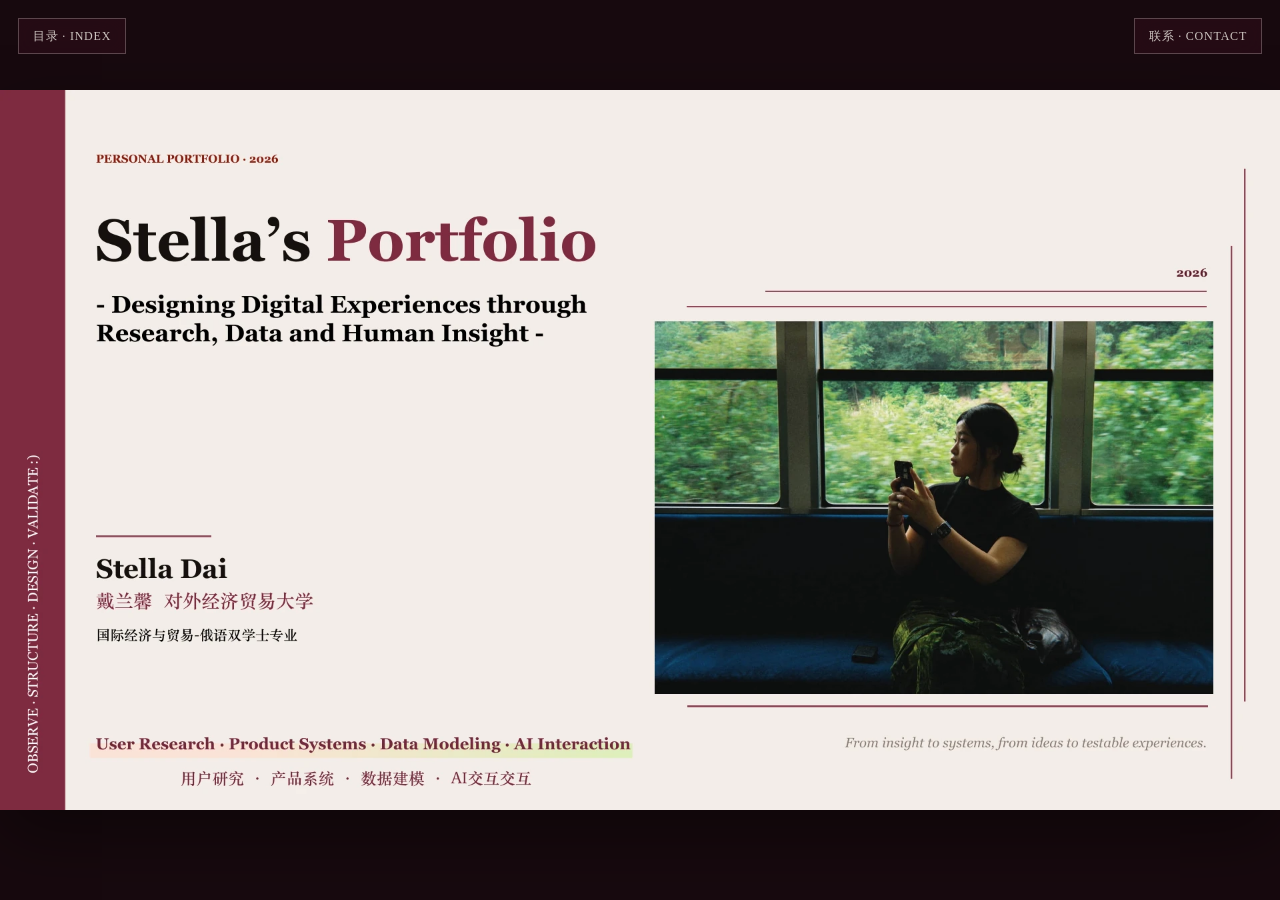
<file: index.html>
<!doctype html>
<html lang="zh-CN">
<head>
  <meta charset="utf-8">
  <meta name="viewport" content="width=device-width, initial-scale=1, viewport-fit=cover">
  <meta name="description" content="Stella Dai’s portfolio across user research, product systems, data modeling, visual communication and AI interaction.">
  <meta name="theme-color" content="#250b13">
  <link rel="canonical" href="https://stella-win.github.io/stellas-portfolio_2026/">
  <link rel="icon" href="assets/favicon.svg" type="image/svg+xml">
  <link rel="preload" as="image" href="assets/slides-webp/1x/slide-01.webp"
    imagesrcset="assets/slides-webp/1x/slide-01.webp 1920w, assets/slides-webp/2x/slide-01.webp 3840w"
    imagesizes="100vw" fetchpriority="high">
  <meta property="og:type" content="website">
  <meta property="og:title" content="Stella’s Portfolio 2026">
  <meta property="og:description" content="Designing digital experiences through research, data and human insight.">
  <meta property="og:url" content="https://stella-win.github.io/stellas-portfolio_2026/">
  <meta property="og:image" content="https://stella-win.github.io/stellas-portfolio_2026/assets/social-preview.png">
  <meta property="og:image:width" content="1200">
  <meta property="og:image:height" content="630">
  <meta name="twitter:card" content="summary_large_image">
  <meta name="twitter:title" content="Stella’s Portfolio 2026">
  <meta name="twitter:description" content="User Research · Product Systems · Data Modeling · AI Interaction.">
  <meta name="twitter:image" content="https://stella-win.github.io/stellas-portfolio_2026/assets/social-preview.png">
  <title>Stella’s Portfolio_2026</title>
  <script type="application/ld+json">
    {
      "@context": "https://schema.org",
      "@type": "Person",
      "name": "Stella Dai",
      "alternateName": "戴兰馨",
      "url": "https://stella-win.github.io/stellas-portfolio_2026/",
      "description": "A cross-disciplinary creator designing testable digital experiences through research, data and human insight.",
      "knowsAbout": ["User Research", "Product Systems", "Data Modeling", "Visual Communication", "AI Interaction"]
    }
  </script>
  <style>
    /* ===========================================
       THEME AND PRESENTATION CHROME
       The authored slides remain untouched images.
       =========================================== */
    :root {
      --stage-bg: #17090e;
      --slide-bg: #f5eee8;
      --plum: #7d263f;
      --wine: #3b0d1b;
      --paper: #f5eee8;
      --ink: #2d2226;
      --muted: #81777a;
      --portfolio-font: Georgia, 'STZhongsong', '华文中宋', serif;
      --ui-font: var(--portfolio-font);
      --display-font: var(--portfolio-font);
      --sans-font: var(--portfolio-font);
      --serif-font: var(--portfolio-font);
      --ease: cubic-bezier(0.16, 1, 0.3, 1);
    }

    .sr-only {
      position: absolute !important;
      width: 1px !important;
      height: 1px !important;
      padding: 0 !important;
      margin: -1px !important;
      overflow: hidden !important;
      clip: rect(0, 0, 0, 0) !important;
      white-space: nowrap !important;
      border: 0 !important;
    }

    * {
      box-sizing: border-box;
      margin: 0;
      padding: 0;
      font-synthesis: none;
    }

    /* ===========================================
       FIXED 16:9 STAGE: MANDATORY BASE STYLES
       Slides are authored at 1920x1080 and scaled as a whole.
       =========================================== */
    html,
    body {
      width: 100%;
      height: 100%;
      margin: 0;
      overflow: hidden;
      background: var(--stage-bg, #000);
    }

    .deck-viewport {
      position: fixed;
      inset: 0;
      overflow: hidden;
      background:
        radial-gradient(circle at 50% 42%, rgba(125, 38, 63, 0.18), transparent 54%),
        var(--stage-bg, #000);
    }

    .deck-stage {
      position: absolute;
      left: 0;
      top: 0;
      width: 1920px;
      height: 1080px;
      overflow: hidden;
      transform-origin: 0 0;
      background: var(--slide-bg, #fff);
      box-shadow: 0 40px 100px rgba(0, 0, 0, 0.42);
    }

    .slide {
      position: absolute;
      inset: 0;
      width: 1920px;
      height: 1080px;
      overflow: hidden;
      display: block;
      visibility: hidden;
      opacity: 0;
      pointer-events: none;
      background: var(--slide-bg, #fff);
      transform: translate3d(0, 0, 0);
      backface-visibility: hidden;
    }

    .slide.active,
    .slide.visible {
      visibility: visible;
      opacity: 1;
      pointer-events: auto;
      z-index: 1;
    }

    .slide.transitioning {
      visibility: visible;
      pointer-events: none;
      will-change: transform, opacity;
    }

    .slide.entering { z-index: 3; }
    .slide.leaving { z-index: 2; }

    .slide.enter-next {
      animation: enter-next 420ms var(--ease) both;
    }

    .slide.leave-next {
      animation: leave-next 420ms var(--ease) both;
    }

    .slide.enter-prev {
      animation: enter-prev 420ms var(--ease) both;
    }

    .slide.leave-prev {
      animation: leave-prev 420ms var(--ease) both;
    }

    @keyframes enter-next {
      from { opacity: 0.98; transform: translate3d(150px, 0, 0) scale(0.986); }
      to { opacity: 1; transform: translate3d(0, 0, 0) scale(1); }
    }

    @keyframes leave-next {
      from { opacity: 1; transform: translate3d(0, 0, 0) scale(1); }
      to { opacity: 0.9; transform: translate3d(-105px, 0, 0) scale(0.992); }
    }

    @keyframes enter-prev {
      from { opacity: 0.98; transform: translate3d(-150px, 0, 0) scale(0.986); }
      to { opacity: 1; transform: translate3d(0, 0, 0) scale(1); }
    }

    @keyframes leave-prev {
      from { opacity: 1; transform: translate3d(0, 0, 0) scale(1); }
      to { opacity: 0.9; transform: translate3d(105px, 0, 0) scale(0.992); }
    }

    .slide.dragging {
      animation: none !important;
      transition: none;
    }

    .slide.dragging.active {
      z-index: 3;
    }
    .slide.drag-preview { z-index: 2; }

    img,
    video,
    canvas,
    svg {
      max-width: 100%;
      max-height: 100%;
    }

    @media print {
      html,
      body {
        width: 1920px;
        height: auto;
        overflow: visible;
        background: #fff;
      }

      .deck-viewport {
        position: static;
        overflow: visible;
        background: #fff;
      }

      .deck-stage {
        position: static;
        width: auto;
        height: auto;
        transform: none !important;
        background: none;
        box-shadow: none;
      }

      .slide {
        position: relative;
        display: block !important;
        visibility: visible !important;
        opacity: 1 !important;
        pointer-events: auto !important;
        width: 1920px;
        height: 1080px;
        break-after: page;
        page-break-after: always;
      }

      .slide:last-child {
        break-after: auto;
        page-break-after: auto;
      }

      .edge-nav,
      .help-panel,
      .explore-trigger,
      .portfolio-overlay {
        display: none !important;
      }
    }

    @media (prefers-reduced-motion: reduce) {
      *,
      *::before,
      *::after {
        animation-duration: 0.01ms !important;
        transition-duration: 0.2s !important;
      }
    }

    /* ===========================================
       SOURCE-PAGE REPLICA
       Each image is a 1920x1080 render from the final PDF.
       =========================================== */
    .page-image {
      display: block;
      width: 1920px;
      height: 1080px;
      max-width: none;
      max-height: none;
      object-fit: fill;
      user-select: none;
      -webkit-user-drag: none;
    }

    .interactive-hotspot {
      position: absolute;
      z-index: 4;
      display: block;
      border: 2px solid transparent;
      border-radius: 4px;
    }

    .interactive-hotspot:focus-visible {
      border-color: rgba(116, 40, 60, 0.72);
      outline: 3px solid rgba(255, 255, 255, 0.9);
      outline-offset: 3px;
    }

    .video-link-label { left: 890px; top: 205px; width: 135px; height: 62px; }
    .video-link-frame { left: 545px; top: 292px; width: 480px; height: 330px; }
    .game-link-label { left: 80px; top: 650px; width: 205px; height: 82px; }
    .game-link-qr { left: 315px; top: 640px; width: 155px; height: 165px; }

    /* ===========================================
       NAVIGATION UI
       Kept outside the slide so the original layout stays exact.
       =========================================== */
    .edge-nav {
      position: fixed;
      top: 0;
      bottom: 0;
      z-index: 900;
      width: 12vw;
      max-width: 180px;
      border: 0;
      color: transparent;
      background: transparent;
      cursor: pointer;
    }

    .edge-nav.prev { left: 0; }
    .edge-nav.next { right: 0; }

    .edge-nav::after {
      position: absolute;
      top: 50%;
      color: rgba(255, 255, 255, 0.72);
      font: 500 34px/1 var(--display-font);
      opacity: 0;
      transition: opacity 180ms ease, transform 180ms ease;
    }

    .edge-nav.prev::after {
      content: '\2039';
      left: 26px;
      transform: translate(8px, -50%);
    }

    .edge-nav.next::after {
      content: '\203A';
      right: 26px;
      transform: translate(-8px, -50%);
    }

    .edge-nav:hover::after,
    .edge-nav:focus-visible::after {
      opacity: 1;
      transform: translate(0, -50%);
    }

    .edge-nav:focus-visible { outline: none; }

    /* ===========================================
       HELP PANEL
       =========================================== */
    .help-panel {
      position: fixed;
      right: 22px;
      top: 22px;
      z-index: 1200;
      width: 270px;
      padding: 18px 20px;
      color: rgba(255, 255, 255, 0.84);
      background: rgba(24, 9, 14, 0.88);
      border: 1px solid rgba(255, 255, 255, 0.12);
      border-radius: 6px;
      box-shadow: 0 18px 60px rgba(0, 0, 0, 0.34);
      backdrop-filter: blur(16px);
      -webkit-backdrop-filter: blur(16px);
      font: 400 13px/1.8 var(--ui-font);
      opacity: 0;
      visibility: hidden;
      transform: translateY(-8px);
      transition: opacity 200ms ease, transform 240ms var(--ease), visibility 200ms;
    }

    .help-panel.show {
      opacity: 1;
      visibility: visible;
      transform: translateY(0);
    }

    .help-panel strong {
      display: block;
      margin-bottom: 7px;
      color: #fff;
      font: 600 19px/1.2 var(--display-font);
    }

    /* ===========================================
       PORTFOLIO EXPLORATION LAYER
       Keeps the authored slide intact while exposing original works.
       =========================================== */
    .explore-trigger {
      position: fixed;
      top: 18px;
      z-index: 1100;
      min-height: 38px;
      padding: 0 14px;
      border: 1px solid rgba(255, 255, 255, 0.2);
      border-radius: 999px;
      color: rgba(255, 255, 255, 0.9);
      background: rgba(43, 13, 24, 0.76);
      box-shadow: 0 8px 28px rgba(18, 4, 9, 0.2);
      backdrop-filter: blur(14px);
      -webkit-backdrop-filter: blur(14px);
      font: 500 12px/1 var(--ui-font);
      letter-spacing: 0.08em;
      cursor: pointer;
      opacity: 0.68;
      transition: opacity 180ms ease, transform 220ms var(--ease), background 180ms ease;
    }

    .explore-trigger:hover,
    .explore-trigger:focus-visible {
      opacity: 1;
      background: rgba(81, 22, 42, 0.92);
      transform: translateY(-1px);
      outline: none;
    }

    .index-trigger { left: 18px; }

    .explore-actions {
      position: fixed;
      top: 18px;
      right: 18px;
      z-index: 1100;
      display: flex;
      align-items: center;
      gap: 8px;
    }

    .explore-actions .explore-trigger {
      position: relative;
      top: auto;
      right: auto;
    }

    .gallery-trigger[hidden],
    .process-trigger[hidden] { display: none; }

    body.overlay-open .explore-trigger {
      opacity: 0;
      pointer-events: none;
    }

    .portfolio-overlay {
      position: fixed;
      inset: 0;
      z-index: 1800;
      color: var(--paper);
      background:
        radial-gradient(circle at 24% 18%, rgba(125, 38, 63, 0.3), transparent 40%),
        rgba(20, 6, 11, 0.97);
      opacity: 0;
      visibility: hidden;
      pointer-events: none;
      transition: opacity 240ms ease, visibility 240ms;
    }

    .portfolio-overlay.open {
      opacity: 1;
      visibility: visible;
      pointer-events: auto;
    }

    .overlay-header {
      position: absolute;
      left: 34px;
      right: 34px;
      top: 25px;
      z-index: 3;
      display: flex;
      align-items: center;
      justify-content: space-between;
      gap: 20px;
    }

    .overlay-heading small {
      display: block;
      margin-bottom: 5px;
      color: rgba(245, 238, 232, 0.58);
      font: 500 11px/1 var(--ui-font);
      letter-spacing: 0.16em;
      text-transform: uppercase;
    }

    .overlay-heading h2 {
      font: 600 clamp(26px, 3vw, 46px)/1 var(--display-font);
    }

    .overlay-close {
      width: 42px;
      height: 42px;
      border: 1px solid rgba(255, 255, 255, 0.2);
      border-radius: 50%;
      color: #fff;
      background: rgba(255, 255, 255, 0.06);
      font: 300 26px/1 var(--ui-font);
      cursor: pointer;
    }

    /* ===========================================
       PROJECT CASE-STUDY DRAWER
       One page-level model, four editorial templates.
       =========================================== */
    .process-overlay {
      background: rgba(20, 6, 11, 0.72);
      backdrop-filter: blur(12px);
      -webkit-backdrop-filter: blur(12px);
    }

    .process-drawer {
      --process-accent: #7d263f;
      --process-accent-soft: rgba(125, 38, 63, 0.075);
      position: absolute;
      top: 0;
      right: 0;
      display: flex;
      flex-direction: column;
      width: min(66vw, 1240px);
      height: 100%;
      overflow: hidden;
      color: var(--ink);
      background: #f8f5f1;
      box-shadow: -34px 0 90px rgba(13, 2, 7, 0.34);
      transform: translateX(104%);
      transition: transform 480ms var(--ease);
    }

    .process-drawer.template-data-modeling {
      --process-accent: #5d4387;
      --process-accent-soft: rgba(93, 67, 135, 0.085);
    }

    .process-drawer.template-ai-product {
      --process-accent: #b31f2b;
      --process-accent-soft: rgba(179, 31, 43, 0.075);
    }

    .process-drawer.template-brand-communication {
      --process-accent: #7d263f;
      --process-accent-soft: rgba(125, 38, 63, 0.075);
    }

    .process-drawer.template-photography-curation {
      --process-accent: #5a3942;
      --process-accent-soft: rgba(90, 57, 66, 0.08);
    }

    .process-overlay.open .process-drawer { transform: translateX(0); }

    .process-drawer-header {
      position: relative;
      flex: 0 0 auto;
      padding: 30px 82px 25px 46px;
      border-bottom: 1px solid rgba(74, 24, 39, 0.13);
      background:
        radial-gradient(circle at 86% 10%, var(--process-accent-soft), transparent 34%),
        rgba(252, 250, 247, 0.97);
    }

    .process-drawer-header::before {
      content: '';
      position: absolute;
      left: 0;
      top: 0;
      width: 7px;
      height: 100%;
      background: var(--process-accent);
    }

    .process-kicker {
      display: flex;
      align-items: center;
      gap: 12px;
      margin-bottom: 12px;
      color: var(--process-accent);
      font: 700 10px/1 var(--ui-font);
      letter-spacing: 0.16em;
      text-transform: uppercase;
    }

    .process-kicker::after {
      content: '';
      width: 54px;
      height: 1px;
      background: color-mix(in srgb, var(--process-accent) 35%, transparent);
    }

    .process-title-en {
      max-width: 820px;
      color: var(--wine);
      font: 600 clamp(32px, 3vw, 50px)/0.98 var(--display-font);
      letter-spacing: -0.025em;
    }

    .process-title-zh {
      margin-top: 7px;
      color: var(--process-accent);
      font: 500 18px/1.3 var(--serif-font);
      letter-spacing: 0.035em;
    }

    .process-meta {
      margin-top: 15px;
      color: var(--muted);
      font: 650 10px/1.45 var(--ui-font);
      letter-spacing: 0.1em;
      text-transform: uppercase;
    }

    .process-role {
      max-width: 900px;
      margin-top: 9px;
      color: #54464a;
      font: 500 11px/1.55 var(--ui-font);
    }

    .process-role strong {
      margin-right: 8px;
      color: var(--process-accent);
      font-size: 9px;
      letter-spacing: 0.13em;
    }

    .process-header-actions {
      display: flex;
      flex-wrap: wrap;
      gap: 8px;
      margin-top: 18px;
    }

    .process-cta {
      display: inline-flex;
      align-items: center;
      min-height: 34px;
      padding: 0 13px;
      border: 1px solid color-mix(in srgb, var(--process-accent) 32%, transparent);
      border-radius: 999px;
      color: var(--process-accent);
      background: rgba(255, 255, 255, 0.62);
      font: 700 10px/1 var(--ui-font);
      letter-spacing: 0.045em;
      text-decoration: none;
      cursor: pointer;
      transition: color 180ms ease, background 180ms ease, transform 180ms ease;
    }

    .process-cta.primary,
    .process-cta:hover,
    .process-cta:focus-visible {
      color: #fff;
      background: var(--process-accent);
      outline: none;
      transform: translateY(-1px);
    }

    .process-close {
      position: absolute;
      top: 24px;
      right: 26px;
      width: 40px;
      height: 40px;
      border-color: rgba(74, 24, 39, 0.2);
      color: var(--wine);
      background: rgba(116, 40, 60, 0.04);
    }

    .process-tabs {
      display: flex;
      flex: 0 0 auto;
      gap: 7px;
      padding: 11px 46px;
      overflow-x: auto;
      border-bottom: 1px solid rgba(74, 24, 39, 0.11);
      background: rgba(243, 238, 233, 0.98);
      scrollbar-width: none;
    }

    .process-tabs::-webkit-scrollbar,
    .process-section-nav::-webkit-scrollbar { display: none; }
    .process-tabs[hidden] { display: none; }

    .process-tab {
      flex: 0 0 auto;
      padding: 8px 13px;
      border: 1px solid rgba(90, 52, 64, 0.18);
      border-radius: 999px;
      color: var(--muted);
      background: transparent;
      font: 700 10px/1 var(--ui-font);
      letter-spacing: 0.035em;
      cursor: pointer;
    }

    .process-tab.current,
    .process-tab:hover,
    .process-tab:focus-visible {
      border-color: var(--process-accent);
      color: #fff;
      background: var(--process-accent);
      outline: none;
    }

    .process-section-nav {
      display: flex;
      flex: 0 0 auto;
      gap: 24px;
      padding: 13px 46px 12px;
      overflow-x: auto;
      border-bottom: 1px solid rgba(74, 24, 39, 0.11);
      background: rgba(252, 250, 247, 0.98);
      scrollbar-width: none;
    }

    .process-section-link {
      position: relative;
      flex: 0 0 auto;
      padding: 0 0 5px;
      border: 0;
      color: #75666a;
      background: none;
      font: 700 10px/1 var(--ui-font);
      letter-spacing: 0.06em;
      cursor: pointer;
    }

    .process-section-link::after {
      content: '';
      position: absolute;
      left: 0;
      right: 100%;
      bottom: 0;
      height: 2px;
      background: var(--process-accent);
      transition: right 180ms ease;
    }

    .process-section-link.current,
    .process-section-link:hover,
    .process-section-link:focus-visible {
      color: var(--process-accent);
      outline: none;
    }

    .process-section-link.current::after,
    .process-section-link:hover::after { right: 0; }

    .process-body {
      flex: 1 1 auto;
      overflow-y: auto;
      overscroll-behavior: contain;
      padding: 0 46px 56px;
      scrollbar-color: color-mix(in srgb, var(--process-accent) 36%, transparent) transparent;
      scrollbar-width: thin;
      scroll-behavior: smooth;
    }

    .process-body::-webkit-scrollbar { width: 6px; }
    .process-body::-webkit-scrollbar-thumb {
      border-radius: 999px;
      background: color-mix(in srgb, var(--process-accent) 36%, transparent);
    }

    .process-section {
      padding: 34px 0 38px;
      border-bottom: 1px solid rgba(74, 24, 39, 0.12);
      scroll-margin-top: 12px;
      opacity: 0;
      transform: translateY(10px);
    }

    .process-section:last-child { border-bottom: 0; }

    .process-overlay.open .process-section {
      animation: processReveal 440ms var(--ease) forwards;
    }

    .process-overlay.open .process-section:nth-child(2) { animation-delay: 45ms; }
    .process-overlay.open .process-section:nth-child(3) { animation-delay: 90ms; }
    .process-overlay.open .process-section:nth-child(4) { animation-delay: 135ms; }

    @keyframes processReveal {
      to { opacity: 1; transform: translateY(0); }
    }

    .process-section-head {
      display: grid;
      grid-template-columns: 138px minmax(0, 1fr);
      gap: 20px;
      margin-bottom: 22px;
    }

    .process-section-index {
      color: var(--process-accent);
      font: 750 10px/1.35 var(--ui-font);
      letter-spacing: 0.13em;
      text-transform: uppercase;
    }

    .process-section-title {
      color: var(--wine);
      font: 500 clamp(20px, 2vw, 28px)/1.15 var(--serif-font);
      letter-spacing: 0.015em;
    }

    .process-section-content { margin-left: 158px; }

    .process-copy {
      max-width: 820px;
      color: #3d3034;
      font: 400 14px/1.82 var(--sans-font);
    }

    .process-overview-grid {
      display: grid;
      grid-template-columns: minmax(0, 1.6fr) minmax(250px, 0.9fr);
      gap: 18px;
      align-items: start;
    }

    .process-summary {
      color: #392a2f;
      font: 500 clamp(17px, 1.65vw, 23px)/1.65 var(--serif-font);
    }

    .process-scope {
      padding: 17px 18px;
      border-top: 3px solid var(--process-accent);
      color: var(--wine);
      background: var(--process-accent-soft);
      font: 650 11px/1.65 var(--ui-font);
      letter-spacing: 0.02em;
    }

    .process-scope strong {
      display: block;
      margin-bottom: 7px;
      color: var(--process-accent);
      font-size: 9px;
      letter-spacing: 0.14em;
      text-transform: uppercase;
    }

    .process-facts {
      display: grid;
      grid-template-columns: repeat(auto-fit, minmax(126px, 1fr));
      gap: 8px;
      margin-top: 22px;
    }

    .process-fact {
      min-height: 82px;
      padding: 14px 15px;
      border: 1px solid rgba(74, 24, 39, 0.12);
      background: rgba(255, 255, 255, 0.55);
    }

    .process-fact-value {
      display: block;
      color: var(--process-accent);
      font: 650 clamp(19px, 1.7vw, 26px)/1 var(--display-font);
      letter-spacing: -0.02em;
    }

    .process-fact-label {
      display: block;
      margin-top: 9px;
      color: var(--muted);
      font: 650 9px/1.35 var(--ui-font);
      letter-spacing: 0.08em;
      text-transform: uppercase;
    }

    .process-method-list {
      display: grid;
      grid-template-columns: repeat(3, minmax(0, 1fr));
      gap: 10px;
      list-style: none;
      counter-reset: process-step;
    }

    .template-brand-communication .process-method-list,
    .template-photography-curation .process-method-list {
      grid-template-columns: repeat(2, minmax(0, 1fr));
    }

    .process-method-card {
      position: relative;
      min-height: 150px;
      padding: 48px 17px 18px;
      border: 1px solid rgba(74, 24, 39, 0.12);
      background: rgba(255, 255, 255, 0.5);
      counter-increment: process-step;
    }

    .process-method-card::before {
      content: '0' counter(process-step);
      position: absolute;
      top: 15px;
      left: 17px;
      color: var(--process-accent);
      font: 750 10px/1 var(--ui-font);
      letter-spacing: 0.1em;
    }

    .process-method-card p {
      color: #44363a;
      font: 400 13px/1.72 var(--sans-font);
    }

    .process-evidence {
      display: grid;
      grid-template-columns: minmax(0, 1.35fr) minmax(220px, 0.65fr);
      gap: 18px;
      align-items: start;
    }

    .process-evidence-copy {
      padding: 20px 22px;
      border-left: 3px solid var(--process-accent);
      color: var(--wine);
      background: var(--process-accent-soft);
      font: 500 15px/1.78 var(--serif-font);
    }

    .process-evidence-list {
      display: grid;
      gap: 8px;
      list-style: none;
    }

    .process-evidence-list li {
      padding: 11px 13px;
      border: 1px solid rgba(74, 24, 39, 0.11);
      color: #4a3c40;
      background: rgba(255, 255, 255, 0.5);
      font: 650 10px/1.45 var(--ui-font);
      letter-spacing: 0.03em;
    }

    .process-reflection {
      max-width: 850px;
      padding: 24px 26px;
      border-top: 1px solid color-mix(in srgb, var(--process-accent) 42%, transparent);
      border-bottom: 1px solid color-mix(in srgb, var(--process-accent) 42%, transparent);
      color: var(--wine);
      background: linear-gradient(90deg, var(--process-accent-soft), transparent);
      font: 500 16px/1.82 var(--serif-font);
    }

    .process-boundary {
      margin-top: 16px;
      max-width: 850px;
      color: #66585c;
      font: 400 12px/1.7 var(--sans-font);
    }

    .process-boundary strong {
      color: var(--process-accent);
      font: 750 9px/1 var(--ui-font);
      letter-spacing: 0.12em;
      text-transform: uppercase;
    }

    .process-points {
      display: flex;
      flex-wrap: wrap;
      gap: 8px;
      margin-top: 20px;
    }

    .process-point {
      padding: 7px 10px;
      border: 1px solid color-mix(in srgb, var(--process-accent) 24%, transparent);
      border-radius: 999px;
      color: var(--process-accent);
      background: rgba(255, 255, 255, 0.5);
      font: 650 10px/1 var(--ui-font);
    }

    .overview-grid {
      position: absolute;
      inset: 104px 34px 30px;
      display: grid;
      grid-template-columns: repeat(4, minmax(0, 1fr));
      gap: 16px;
      overflow-y: auto;
      padding: 2px 6px 12px 2px;
      scrollbar-color: rgba(199, 154, 163, 0.55) transparent;
      scrollbar-width: thin;
    }

    .overview-grid::-webkit-scrollbar,
    .gallery-thumbnails::-webkit-scrollbar { width: 6px; }

    .overview-grid::-webkit-scrollbar-thumb,
    .gallery-thumbnails::-webkit-scrollbar-thumb {
      border-radius: 999px;
      background: rgba(199, 154, 163, 0.48);
    }

    .overview-item {
      position: relative;
      min-width: 0;
      border: 1px solid rgba(255, 255, 255, 0.12);
      color: inherit;
      background: rgba(255, 255, 255, 0.035);
      cursor: pointer;
      text-align: left;
      transition: border-color 180ms ease, transform 220ms var(--ease), background 180ms ease;
    }

    .overview-item:hover,
    .overview-item:focus-visible,
    .overview-item.current {
      border-color: rgba(199, 154, 163, 0.7);
      background: rgba(125, 38, 63, 0.16);
      transform: translateY(-3px);
      outline: none;
    }

    .overview-item img {
      display: block;
      width: 100%;
      aspect-ratio: 16 / 9;
      object-fit: cover;
      background: #2b1019;
    }

    .overview-caption {
      display: flex;
      align-items: baseline;
      gap: 10px;
      padding: 10px 12px 12px;
      font: 500 12px/1.3 var(--ui-font);
    }

    .overview-caption span:first-child {
      color: rgba(245, 238, 232, 0.48);
      font-family: var(--display-font);
    }

    .gallery-layout {
      position: absolute;
      inset: 96px 34px 28px;
      display: grid;
      grid-template-columns: minmax(0, 1fr) 224px;
      gap: 24px;
      min-height: 0;
    }

    .gallery-stage {
      position: relative;
      display: grid;
      place-items: center;
      min-width: 0;
      min-height: 0;
      overflow: hidden;
      border: 1px solid rgba(255, 255, 255, 0.1);
      background: rgba(0, 0, 0, 0.2);
      cursor: zoom-in;
      touch-action: none;
      overscroll-behavior: contain;
    }

    .gallery-stage.zoomed { cursor: grab; }
    .gallery-stage.dragging { cursor: grabbing; }

    .gallery-stage.interacting .gallery-main-image {
      transition: opacity 160ms ease;
    }

    .gallery-main-image {
      display: block;
      max-width: 92%;
      max-height: 88%;
      width: auto;
      height: auto;
      object-fit: contain;
      opacity: 1;
      pointer-events: none;
      user-select: none;
      -webkit-user-drag: none;
      transform-origin: center;
      will-change: transform;
      transition: opacity 160ms ease, transform 280ms var(--ease);
    }

    .gallery-stage.loading .gallery-main-image {
      opacity: 0.25;
    }

    .gallery-arrow {
      position: absolute;
      top: 50%;
      z-index: 2;
      width: 48px;
      height: 64px;
      border: 0;
      color: rgba(255, 255, 255, 0.86);
      background: rgba(35, 8, 17, 0.56);
      font: 500 32px/1 var(--display-font);
      cursor: pointer;
      transform: translateY(-50%);
    }

    .gallery-arrow.prev { left: 10px; }
    .gallery-arrow.next { right: 10px; }

    .gallery-counter {
      position: absolute;
      left: 18px;
      bottom: 14px;
      color: rgba(255, 255, 255, 0.68);
      font: 500 11px/1 var(--ui-font);
      letter-spacing: 0.13em;
    }

    .gallery-zoom-hint {
      position: absolute;
      top: 14px;
      left: 50%;
      z-index: 3;
      padding: 7px 11px;
      border: 1px solid rgba(255, 255, 255, 0.1);
      border-radius: 999px;
      color: rgba(255, 255, 255, 0.58);
      background: rgba(35, 8, 17, 0.48);
      backdrop-filter: blur(10px);
      -webkit-backdrop-filter: blur(10px);
      font: 500 10px/1 var(--ui-font);
      letter-spacing: 0.06em;
      pointer-events: none;
      transform: translateX(-50%);
      transition: opacity 180ms ease;
    }

    .gallery-stage.zoomed .gallery-zoom-hint { opacity: 0; }

    .gallery-zoom-controls {
      position: absolute;
      right: 14px;
      bottom: 12px;
      z-index: 4;
      display: flex;
      align-items: center;
      overflow: hidden;
      border: 1px solid rgba(255, 255, 255, 0.14);
      border-radius: 999px;
      background: rgba(35, 8, 17, 0.68);
      box-shadow: 0 8px 24px rgba(0, 0, 0, 0.16);
      backdrop-filter: blur(12px);
      -webkit-backdrop-filter: blur(12px);
    }

    .gallery-zoom-button,
    .gallery-zoom-readout {
      height: 34px;
      border: 0;
      color: rgba(255, 255, 255, 0.88);
      background: transparent;
      cursor: pointer;
    }

    .gallery-zoom-button {
      width: 36px;
      font: 400 20px/1 var(--ui-font);
    }

    .gallery-zoom-readout {
      min-width: 58px;
      padding: 0 8px;
      border-right: 1px solid rgba(255, 255, 255, 0.1);
      border-left: 1px solid rgba(255, 255, 255, 0.1);
      font: 500 10px/1 var(--ui-font);
      letter-spacing: 0.05em;
    }

    .gallery-zoom-button:hover,
    .gallery-zoom-button:focus-visible,
    .gallery-zoom-readout:hover,
    .gallery-zoom-readout:focus-visible {
      color: #fff;
      background: rgba(255, 255, 255, 0.09);
      outline: none;
    }

    .gallery-thumbnails {
      display: grid;
      grid-template-columns: repeat(2, minmax(0, 1fr));
      align-content: start;
      gap: 8px;
      overflow-y: auto;
      min-height: 0;
      padding-right: 5px;
    }

    .gallery-thumb {
      border: 1px solid transparent;
      background: rgba(255, 255, 255, 0.05);
      cursor: pointer;
      opacity: 0.56;
      transition: opacity 160ms ease, border-color 160ms ease;
    }

    .gallery-thumb:hover,
    .gallery-thumb:focus-visible,
    .gallery-thumb.current {
      border-color: rgba(199, 154, 163, 0.82);
      opacity: 1;
      outline: none;
    }

    .gallery-thumb img {
      display: block;
      width: 100%;
      aspect-ratio: 4 / 3;
      object-fit: contain;
    }

    /* ===========================================
       CONTACT AND FIRST-VISIT GUIDANCE
       Conversion controls outside the fixed slide stage.
       =========================================== */
    .contact-short { display: none; }

    .contact-overlay {
      background:
        radial-gradient(circle at 72% 20%, rgba(125, 38, 63, 0.34), transparent 42%),
        rgba(20, 6, 11, 0.97);
    }

    .contact-panel {
      position: absolute;
      inset: 112px 34px 34px;
      display: flex;
      flex-direction: column;
      gap: 12px;
      width: min(620px, calc(100% - 68px));
      margin: 0 auto;
      overflow-y: auto;
    }

    .contact-intro {
      margin: 0 0 12px;
      color: rgba(245, 238, 232, 0.68);
      font: 400 14px/1.7 var(--ui-font);
      letter-spacing: 0.02em;
    }

    .contact-card {
      display: grid;
      grid-template-columns: 70px minmax(0, 1fr) auto;
      align-items: center;
      min-height: 86px;
      padding: 14px 16px;
      border: 1px solid rgba(255, 255, 255, 0.14);
      border-radius: 10px;
      color: var(--paper);
      background: rgba(255, 255, 255, 0.04);
      transition: border-color 180ms ease, background 180ms ease, transform 220ms var(--ease);
    }

    .contact-card:hover,
    .contact-card:focus-within {
      border-color: rgba(199, 154, 163, 0.68);
      background: rgba(125, 38, 63, 0.16);
      transform: translateY(-2px);
    }

    .contact-kind {
      color: var(--dusty, #c79aa3);
      font: 600 11px/1 var(--ui-font);
      letter-spacing: 0.13em;
    }

    .contact-card-body {
      min-width: 0;
      color: inherit;
      text-decoration: none;
    }

    .contact-card-label {
      display: block;
      color: rgba(245, 238, 232, 0.52);
      font: 600 10px/1 var(--ui-font);
      letter-spacing: 0.14em;
      text-transform: uppercase;
    }

    .contact-card-value {
      display: block;
      margin-top: 7px;
      color: var(--paper);
      font: 500 15px/1.35 var(--ui-font);
      word-break: break-all;
    }

    .contact-copy {
      display: inline-flex;
      align-items: center;
      justify-content: center;
      min-width: 72px;
      min-height: 42px;
      padding: 0 14px;
      border: 1px solid rgba(255, 255, 255, 0.2);
      border-radius: 999px;
      color: var(--paper);
      background: rgba(255, 255, 255, 0.06);
      font: 600 11px/1 var(--ui-font);
      letter-spacing: 0.06em;
      text-decoration: none;
      cursor: pointer;
    }

    .contact-copy:hover,
    .contact-copy:focus-visible {
      border-color: rgba(199, 154, 163, 0.74);
      background: rgba(125, 38, 63, 0.3);
      outline: none;
    }

    .contact-copy.copied {
      border-color: rgba(178, 217, 184, 0.68);
      color: #c9eccf;
      background: rgba(61, 116, 76, 0.26);
    }

    .contact-hotspot {
      left: 112px;
      top: 812px;
      width: 520px;
      height: 250px;
      padding: 0;
      background: transparent;
      cursor: pointer;
    }

    .wechat-correction {
      position: absolute;
      left: 245px;
      top: 944px;
      z-index: 4;
      width: 190px;
      height: 40px;
      display: flex;
      align-items: center;
      color: #f6f1ec;
      background: #2b0d18;
      font: 400 21px/1 var(--portfolio-font);
      pointer-events: none;
    }

    .first-visit-hint {
      position: fixed;
      left: 50%;
      bottom: 18px;
      z-index: 1120;
      padding: 10px 15px;
      border: 1px solid rgba(255, 255, 255, 0.18);
      border-radius: 999px;
      color: rgba(255, 255, 255, 0.9);
      background: rgba(43, 13, 24, 0.84);
      backdrop-filter: blur(14px);
      -webkit-backdrop-filter: blur(14px);
      font: 500 11px/1 var(--ui-font);
      letter-spacing: 0.06em;
      opacity: 0;
      visibility: hidden;
      transform: translate(-50%, 10px);
      transition: opacity 240ms ease, visibility 240ms, transform 320ms var(--ease);
      pointer-events: none;
    }

    .first-visit-hint.show {
      opacity: 1;
      visibility: visible;
      transform: translate(-50%, 0);
    }

    @media (max-width: 720px) {
      .explore-trigger {
        top: max(10px, env(safe-area-inset-top));
        min-height: 34px;
        padding: 0 11px;
        font-size: 10px;
      }

      .index-trigger { left: 10px; }
      .explore-actions { top: max(10px, env(safe-area-inset-top)); right: 10px; gap: 5px; }
      .explore-actions .explore-trigger { padding: 0 9px; }
      .contact-label { display: none; }
      .contact-short { display: inline; font-size: 14px; }
      .contact-trigger { width: 34px; min-width: 34px; padding: 0 !important; }
      .overlay-header { left: 18px; right: 18px; top: 16px; }
      .overview-grid {
        inset: 86px 16px 18px;
        grid-template-columns: repeat(2, minmax(0, 1fr));
        gap: 10px;
      }

      .gallery-layout {
        inset: 82px 14px 16px;
        grid-template-columns: 1fr;
      }

      .gallery-thumbnails { display: none; }
      .gallery-main-image { max-width: 94%; max-height: 90%; }
      .gallery-zoom-hint {
        top: 10px;
        max-width: calc(100% - 120px);
        overflow: hidden;
        text-overflow: ellipsis;
        white-space: nowrap;
      }
      .gallery-zoom-controls { right: 10px; bottom: 10px; }

      .process-drawer { width: 100%; }
      .process-drawer-header { padding: 25px 62px 20px 24px; }
      .process-title-en { font-size: clamp(30px, 10vw, 42px); }
      .process-title-zh { font-size: 17px; }
      .process-close { top: 20px; right: 18px; }
      .process-tabs { padding: 10px 24px; }
      .process-section-nav { gap: 18px; padding: 12px 24px 10px; }
      .process-body { padding: 0 24px 42px; }
      .process-section { padding: 27px 0 31px; }
      .process-section-head {
        grid-template-columns: 1fr;
        gap: 7px;
        margin-bottom: 17px;
      }
      .process-section-content { margin-left: 0; }
      .process-overview-grid,
      .process-evidence { grid-template-columns: 1fr; }
      .process-facts { grid-template-columns: repeat(2, minmax(0, 1fr)); }
      .process-method-list,
      .template-brand-communication .process-method-list,
      .template-photography-curation .process-method-list { grid-template-columns: 1fr; }
      .process-method-card { min-height: 0; }
      .process-header-actions { margin-top: 15px; }
      .contact-panel { inset: 92px 16px 18px; width: calc(100% - 32px); }
      .contact-card { grid-template-columns: 54px minmax(0, 1fr) auto; min-height: 78px; padding: 12px; }
      .contact-copy { min-width: 64px; min-height: 44px; }
      .first-visit-hint { bottom: max(12px, env(safe-area-inset-bottom)); font-size: 10px; }
    }

    .loading {
      position: fixed;
      inset: 0;
      z-index: 2000;
      display: grid;
      place-items: center;
      color: rgba(255, 255, 255, 0.76);
      background: var(--stage-bg);
      font: 500 13px/1 var(--ui-font);
      letter-spacing: 0.14em;
      transition: opacity 400ms ease, visibility 400ms;
    }

    .loading.done {
      opacity: 0;
      visibility: hidden;
    }

    /* ===========================================
       APPROVED MIX INTERACTION SYSTEM
       A: editorial archive shell · B: evidence grid · C: dark gallery
       Authored PDF pages remain untouched beneath this layer.
       =========================================== */
    body,
    button,
    a,
    input {
      font-family: var(--portfolio-font);
    }

    .deck-viewport {
      background: var(--stage-bg);
    }

    .explore-trigger,
    .overlay-close,
    .contact-card,
    .contact-copy,
    .first-visit-hint,
    .help-panel {
      border-radius: 0;
    }

    .explore-trigger {
      min-height: 36px;
      border-color: rgba(245, 238, 232, 0.32);
      color: var(--paper);
      background: rgba(43, 13, 24, 0.9);
      box-shadow: none;
      letter-spacing: 0.065em;
      opacity: 0.82;
    }

    .explore-trigger:hover,
    .explore-trigger:focus-visible {
      background: var(--paper);
      color: var(--wine);
    }

    .portfolio-overlay,
    .contact-overlay {
      background: rgba(18, 5, 10, 0.975);
    }

    .overlay-header {
      left: 40px;
      right: 40px;
      top: 28px;
      padding-bottom: 16px;
      border-bottom: 1px solid rgba(245, 238, 232, 0.22);
    }

    .overlay-heading small {
      margin-bottom: 8px;
      color: rgba(245, 238, 232, 0.58);
      font-size: 10px;
      letter-spacing: 0.18em;
    }

    .overlay-heading h2 {
      font-weight: 500;
      letter-spacing: -0.02em;
    }

    .overlay-close {
      width: 40px;
      height: 40px;
      color: var(--paper);
      background: transparent;
    }

    /* A · 档案编辑部：固定酒红页码轨 + 纸张正文 */
    .process-overlay {
      background: rgba(17, 5, 9, 0.7);
      backdrop-filter: blur(7px);
      -webkit-backdrop-filter: blur(7px);
    }

    .process-drawer,
    .process-drawer.template-data-modeling,
    .process-drawer.template-ai-product,
    .process-drawer.template-brand-communication,
    .process-drawer.template-photography-curation {
      --process-accent: var(--plum);
      --process-accent-soft: rgba(125, 38, 63, 0.055);
      width: min(62vw, 1060px);
      color: var(--ink);
      background: #f5f0ea;
      border-left: 1px solid rgba(245, 238, 232, 0.24);
      box-shadow: -24px 0 76px rgba(13, 2, 7, 0.32);
      isolation: isolate;
    }

    .process-drawer::before {
      content: '';
      position: absolute;
      inset: 0 auto 0 0;
      z-index: 7;
      width: 42px;
      background: var(--wine);
      pointer-events: none;
    }

    .process-drawer::after {
      content: attr(data-folio);
      position: absolute;
      left: 13px;
      top: 28px;
      z-index: 8;
      color: rgba(245, 238, 232, 0.82);
      font: 500 10px/1 var(--portfolio-font);
      letter-spacing: 0.18em;
      writing-mode: vertical-rl;
      pointer-events: none;
    }

    .process-drawer-header {
      padding: 38px 82px 28px 72px;
      border-bottom-color: rgba(59, 13, 27, 0.2);
      background: rgba(250, 247, 243, 0.98);
    }

    .process-drawer-header::before { display: none; }

    .process-kicker {
      gap: 14px;
      margin-bottom: 14px;
      font-size: 10px;
      font-weight: 500;
      letter-spacing: 0.17em;
    }

    .process-kicker::after {
      width: 82px;
      background: rgba(125, 38, 63, 0.48);
    }

    .process-title-en {
      max-width: 760px;
      font-weight: 500;
      font-size: clamp(34px, 3.1vw, 52px);
      line-height: 0.98;
      letter-spacing: -0.035em;
    }

    .process-title-zh {
      margin-top: 10px;
      font-size: 19px;
      font-weight: 400;
      letter-spacing: 0.035em;
    }

    .process-meta,
    .process-role,
    .process-cta,
    .process-tab,
    .process-section-link,
    .process-section-index,
    .process-fact-label,
    .process-boundary strong {
      font-weight: 500;
    }

    .process-meta { margin-top: 18px; }

    .process-role {
      max-width: 760px;
      margin-top: 11px;
      font-size: 12px;
      line-height: 1.65;
    }

    .process-close {
      top: 28px;
      right: 28px;
      border-radius: 0;
      color: var(--wine);
      background: transparent;
    }

    .process-header-actions { gap: 0; margin-top: 20px; }

    .process-cta {
      min-height: 36px;
      padding: 0 14px;
      border-color: rgba(125, 38, 63, 0.42);
      border-radius: 0;
      background: transparent;
      letter-spacing: 0.05em;
    }

    .process-cta + .process-cta { border-left: 0; }

    .process-cta.primary,
    .process-cta:hover,
    .process-cta:focus-visible {
      color: var(--paper);
      background: var(--wine);
      transform: none;
    }

    .process-tabs {
      gap: 0;
      padding: 0 28px 0 72px;
      border-bottom-color: rgba(59, 13, 27, 0.18);
      background: #eee6df;
    }

    .process-tab {
      min-height: 42px;
      padding: 0 14px;
      border: 0;
      border-right: 1px solid rgba(59, 13, 27, 0.16);
      border-radius: 0;
      color: #6f6064;
      letter-spacing: 0.035em;
    }

    .process-tab:first-child { border-left: 1px solid rgba(59, 13, 27, 0.16); }

    .process-tab.current,
    .process-tab:hover,
    .process-tab:focus-visible {
      color: var(--paper);
      background: var(--wine);
    }

    .process-section-nav {
      gap: 0;
      padding: 0 28px 0 72px;
      border-bottom-color: rgba(59, 13, 27, 0.16);
      background: rgba(250, 247, 243, 0.98);
    }

    .process-section-link {
      min-height: 43px;
      padding: 0 18px;
      border-left: 1px solid rgba(59, 13, 27, 0.12);
      color: #6e5e63;
      letter-spacing: 0.045em;
    }

    .process-section-link:last-child { border-right: 1px solid rgba(59, 13, 27, 0.12); }
    .process-section-link::after { height: 3px; }

    .process-body {
      padding: 0 44px 62px 72px;
      scrollbar-color: rgba(125, 38, 63, 0.44) transparent;
    }

    .process-body::-webkit-scrollbar-thumb { border-radius: 0; }

    .process-section {
      padding: 36px 0 42px;
      border-bottom-color: rgba(59, 13, 27, 0.17);
    }

    .process-section-head {
      grid-template-columns: 126px minmax(0, 1fr);
      gap: 24px;
      margin-bottom: 24px;
    }

    .process-section-content { margin-left: 150px; }

    .process-section-index {
      padding-top: 5px;
      font-size: 9px;
      letter-spacing: 0.16em;
    }

    .process-section-title {
      font-weight: 400;
      font-size: clamp(22px, 2vw, 30px);
    }

    /* B · 瑞士证据系统：无圆角、细线、可比较单元 */
    .process-overview-grid {
      grid-template-columns: minmax(0, 1.5fr) minmax(220px, 0.75fr);
      gap: 0;
      border-top: 1px solid rgba(59, 13, 27, 0.26);
      border-bottom: 1px solid rgba(59, 13, 27, 0.26);
    }

    .process-summary {
      padding: 22px 24px 22px 0;
      font-weight: 400;
    }

    .process-scope {
      padding: 22px;
      border-top: 0;
      border-left: 1px solid rgba(59, 13, 27, 0.26);
      background: transparent;
    }

    .process-facts { gap: 0; margin-top: 0; border-bottom: 1px solid rgba(59, 13, 27, 0.2); }

    .process-fact {
      min-height: 96px;
      padding: 18px;
      border: 0;
      border-right: 1px solid rgba(59, 13, 27, 0.2);
      background: transparent;
    }

    .process-fact:last-child { border-right: 0; }

    .process-fact-value {
      font-weight: 500;
      font-size: clamp(20px, 1.8vw, 28px);
    }

    .process-method-list { gap: 0; border-top: 1px solid rgba(59, 13, 27, 0.22); }

    .process-method-card {
      min-height: 170px;
      padding: 52px 20px 22px;
      border: 0;
      border-right: 1px solid rgba(59, 13, 27, 0.22);
      border-bottom: 1px solid rgba(59, 13, 27, 0.22);
      background: transparent;
    }

    .process-method-card:first-child { border-left: 1px solid rgba(59, 13, 27, 0.22); }

    .process-evidence { gap: 0; border-top: 1px solid rgba(59, 13, 27, 0.22); }

    .process-evidence-copy {
      min-height: 100%;
      padding: 24px;
      border-left: 0;
      border-right: 1px solid rgba(59, 13, 27, 0.22);
      border-bottom: 1px solid rgba(59, 13, 27, 0.22);
      background: transparent;
    }

    .process-evidence-list { gap: 0; }

    .process-evidence-list li {
      padding: 13px 15px;
      border: 0;
      border-right: 1px solid rgba(59, 13, 27, 0.22);
      border-bottom: 1px solid rgba(59, 13, 27, 0.22);
      background: transparent;
    }

    .process-reflection {
      padding: 26px 0;
      background: transparent;
    }

    .process-points { gap: 0; margin-top: 22px; }

    .process-point {
      padding: 8px 11px;
      border-right: 0;
      border-radius: 0;
      background: transparent;
      font-weight: 500;
    }

    .process-point:last-child { border-right: 1px solid rgba(125, 38, 63, 0.24); }

    /* CASE DENSITY PASS
       Keep the selected editorial direction while giving the reading pane
       materially more vertical space on desktop. */
    @media (min-width: 721px) {
      .process-drawer-header {
        padding: 24px 72px 18px;
      }

      .process-kicker {
        margin-bottom: 9px;
        font-size: 9px;
      }

      .process-title-en {
        max-width: 720px;
        font-size: clamp(30px, 2.25vw, 42px);
        line-height: 1;
      }

      .process-title-zh {
        margin-top: 6px;
        font-size: 16px;
        line-height: 1.28;
      }

      .process-meta {
        margin-top: 12px;
        font-size: 9px;
        line-height: 1.35;
      }

      .process-role {
        margin-top: 6px;
        font-size: 11px;
        line-height: 1.45;
      }

      .process-header-actions {
        margin-top: 12px;
      }

      .process-cta {
        min-height: 34px;
      }

      .process-close {
        top: 20px;
        right: 22px;
      }

      .process-tab,
      .process-section-link {
        min-height: 39px;
      }

      .process-section {
        padding: 28px 0 34px;
      }

      .process-section-head {
        margin-bottom: 17px;
      }

      .process-section-title {
        font-size: clamp(19px, 1.35vw, 23px);
        line-height: 1.3;
      }

      .process-summary {
        padding: 18px 20px 18px 0;
        font-size: clamp(15px, 1.05vw, 18px);
        line-height: 1.72;
      }

      .process-scope {
        padding: 18px;
        font-size: 10px;
      }

      .process-fact {
        min-height: 82px;
        padding: 15px;
      }

      .process-fact-value {
        font-size: clamp(18px, 1.35vw, 24px);
      }

      .process-method-card {
        min-height: 148px;
        padding: 46px 17px 18px;
      }

      .process-evidence-copy {
        padding: 20px;
        font-size: 14px;
        line-height: 1.72;
      }

      .process-reflection {
        padding: 22px 0;
        font-size: 15px;
        line-height: 1.75;
      }
    }

    /* C · 暗场展览：作品分组只在完整画廊出现 */
    #galleryOverlay { background: #100508; }

    #galleryOverlay .overlay-header {
      left: 28px;
      right: 28px;
      top: 22px;
    }

    .gallery-layout {
      inset: 96px 28px 24px;
      grid-template-columns: 176px minmax(0, 1fr) 190px;
      gap: 0;
      border-top: 1px solid rgba(245, 238, 232, 0.14);
      border-bottom: 1px solid rgba(245, 238, 232, 0.14);
    }

    .gallery-layout.single-group {
      grid-template-columns: minmax(0, 1fr) 190px;
    }

    .gallery-groups {
      display: flex;
      flex-direction: column;
      min-width: 0;
      padding: 20px 16px 20px 0;
      border-right: 1px solid rgba(245, 238, 232, 0.14);
    }

    .gallery-groups[hidden] { display: none; }

    .gallery-group-label {
      margin-bottom: 16px;
      color: rgba(245, 238, 232, 0.46);
      font: 500 9px/1 var(--portfolio-font);
      letter-spacing: 0.18em;
      text-transform: uppercase;
    }

    .gallery-group-button {
      width: 100%;
      padding: 13px 10px;
      border: 0;
      border-top: 1px solid rgba(245, 238, 232, 0.14);
      color: rgba(245, 238, 232, 0.62);
      background: transparent;
      font: 400 12px/1.45 var(--portfolio-font);
      text-align: left;
      cursor: pointer;
    }

    .gallery-group-button:last-child { border-bottom: 1px solid rgba(245, 238, 232, 0.14); }

    .gallery-group-button.current,
    .gallery-group-button:hover,
    .gallery-group-button:focus-visible {
      color: var(--wine);
      background: var(--paper);
      outline: none;
    }

    .gallery-stage {
      border: 0;
      background: #090306;
    }

    .gallery-main-image {
      max-width: 94%;
      max-height: 91%;
      filter: drop-shadow(0 20px 42px rgba(0, 0, 0, 0.34));
    }

    .gallery-arrow {
      width: 42px;
      height: 58px;
      border: 1px solid rgba(245, 238, 232, 0.14);
      background: rgba(16, 5, 8, 0.78);
    }

    .gallery-zoom-hint,
    .gallery-zoom-controls {
      border-radius: 0;
      background: rgba(16, 5, 8, 0.82);
    }

    .gallery-thumbnails {
      grid-template-columns: 1fr;
      gap: 0;
      padding: 0 0 0 12px;
      border-left: 1px solid rgba(245, 238, 232, 0.14);
    }

    .gallery-thumb {
      border: 0;
      border-bottom: 1px solid rgba(245, 238, 232, 0.11);
      background: transparent;
      opacity: 0.46;
    }

    .gallery-thumb:hover,
    .gallery-thumb:focus-visible,
    .gallery-thumb.current {
      border-color: rgba(245, 238, 232, 0.72);
      background: rgba(245, 238, 232, 0.08);
    }

    .gallery-thumb img { aspect-ratio: 16 / 10; }

    .gallery-counter {
      padding: 8px 10px;
      border-top: 1px solid rgba(245, 238, 232, 0.18);
      background: rgba(16, 5, 8, 0.7);
    }

    /* 纵向手机阅读：PDF 预览在上，正文与入口在下 */
    .mobile-reading-panel { display: none; }

    @media (max-width: 720px) and (orientation: portrait) {
      .deck-viewport { background: #17090e; }

      .edge-nav {
        top: 54px;
        bottom: auto;
        height: max(80px, calc(var(--mobile-preview-bottom, 286px) - 54px));
      }

      .explore-actions .process-trigger,
      .explore-actions .gallery-trigger { display: none !important; }

      .mobile-reading-panel {
        position: fixed;
        left: 10px;
        right: 10px;
        top: calc(var(--mobile-preview-bottom, 286px) + 10px);
        bottom: max(10px, env(safe-area-inset-bottom));
        z-index: 850;
        display: block;
        overflow-y: auto;
        padding: 20px 18px 24px;
        color: var(--ink);
        background: #f5f0ea;
        border-top: 4px solid var(--plum);
        box-shadow: 0 -12px 34px rgba(11, 2, 5, 0.22);
        overscroll-behavior: contain;
      }

      .mobile-reading-folio {
        color: var(--plum);
        font: 500 9px/1 var(--portfolio-font);
        letter-spacing: 0.16em;
        text-transform: uppercase;
      }

      .mobile-reading-title {
        margin-top: 10px;
        color: var(--wine);
        font: 500 clamp(25px, 8vw, 36px)/1.05 var(--portfolio-font);
        letter-spacing: -0.025em;
      }

      .mobile-reading-summary {
        margin-top: 14px;
        color: #4c3c41;
        font: 400 14px/1.72 var(--portfolio-font);
      }

      .mobile-reading-actions {
        display: grid;
        grid-template-columns: repeat(2, minmax(0, 1fr));
        margin-top: 18px;
        border-top: 1px solid rgba(59, 13, 27, 0.24);
        border-left: 1px solid rgba(59, 13, 27, 0.24);
      }

      .mobile-reading-action {
        min-height: 46px;
        padding: 8px 10px;
        border: 0;
        border-right: 1px solid rgba(59, 13, 27, 0.24);
        border-bottom: 1px solid rgba(59, 13, 27, 0.24);
        color: var(--wine);
        background: transparent;
        font: 500 11px/1.3 var(--portfolio-font);
        cursor: pointer;
      }

      .mobile-reading-action:hover,
      .mobile-reading-action:focus-visible {
        color: var(--paper);
        background: var(--wine);
        outline: none;
      }

      .mobile-reading-action[hidden] { display: none; }

      .gallery-layout,
      .gallery-layout.single-group {
        inset: 82px 12px 12px;
        grid-template-columns: 1fr;
        grid-template-rows: auto minmax(0, 1fr);
        border-bottom: 0;
      }

      .gallery-layout.single-group { grid-template-rows: minmax(0, 1fr); }

      .gallery-groups {
        flex-direction: row;
        gap: 0;
        overflow-x: auto;
        padding: 0;
        border-right: 0;
        border-bottom: 1px solid rgba(245, 238, 232, 0.14);
        scrollbar-width: none;
      }

      .gallery-groups::-webkit-scrollbar { display: none; }
      .gallery-group-label { display: none; }

      .gallery-group-button {
        flex: 0 0 auto;
        width: auto;
        min-height: 42px;
        padding: 0 13px;
        border-top: 0;
        border-right: 1px solid rgba(245, 238, 232, 0.14);
        white-space: nowrap;
      }

      .gallery-group-button:last-child { border-bottom: 0; }
      .gallery-main-image { max-width: 95%; max-height: 91%; }

      .process-drawer,
      .process-drawer.template-data-modeling,
      .process-drawer.template-ai-product,
      .process-drawer.template-brand-communication,
      .process-drawer.template-photography-curation { width: 100%; }

      .process-drawer::before { width: 30px; }
      .process-drawer::after { left: 9px; top: 22px; font-size: 8px; }
      .process-drawer-header { padding: 26px 58px 22px 48px; }
      .process-title-en { font-size: clamp(29px, 9vw, 40px); }
      .process-tabs { padding-left: 48px; }
      .process-section-nav { padding-left: 48px; }
      .process-body { padding: 0 20px 44px 48px; }
      .process-section-head { grid-template-columns: 1fr; gap: 7px; }
      .process-section-content { margin-left: 0; }
      .process-overview-grid { grid-template-columns: 1fr; }
      .process-scope { border-left: 0; border-top: 1px solid rgba(59, 13, 27, 0.22); }
      .process-facts { grid-template-columns: repeat(2, minmax(0, 1fr)); }
      .process-fact:nth-child(2n) { border-right: 0; }
      .process-method-list,
      .template-brand-communication .process-method-list,
      .template-photography-curation .process-method-list { grid-template-columns: 1fr; }
      .process-method-card { min-height: 0; border-left: 1px solid rgba(59, 13, 27, 0.22); }
      .process-evidence { grid-template-columns: 1fr; }
      .process-evidence-copy { border-right: 1px solid rgba(59, 13, 27, 0.22); }
    }
  </style>
</head>
<body>
  <div class="loading" id="loading" aria-live="polite">LOADING PORTFOLIO</div>

  <div class="deck-viewport">
    <main class="deck-stage" id="deckStage" aria-label="Stella Dai 作品集">
      <section class="slide active" aria-label="封面">
        <img class="page-image" data-low="assets/slides-webp/1x/slide-01.webp" data-high="assets/slides-webp/2x/slide-01.webp" data-fallback="assets/slides/slide-01.png" alt="Stella's Portfolio 封面" draggable="false" decoding="async">
        <div class="sr-only"><h1>Stella’s Portfolio 2026</h1><p>Designing digital experiences through research, data and human insight. User Research, Product Systems, Data Modeling and AI Interaction.</p></div>
      </section>
      <section class="slide" aria-label="个人介绍">
        <img class="page-image" data-low="assets/slides-webp/1x/slide-02.webp" data-high="assets/slides-webp/2x/slide-02.webp" data-fallback="assets/slides/slide-02.png" alt="About Stella Dai" draggable="false" decoding="async">
        <div class="sr-only"><h2>About Stella Dai｜关于我</h2><p>对外经济贸易大学国际经济与贸易和俄语双学士，GPA 3.73/4，专业排名 1/9。关注用户研究、产品与服务系统、数据建模、视觉与 AI。</p></div>
      </section>
      <section class="slide" aria-label="数理建模 MCM">
        <img class="page-image" data-low="assets/slides-webp/1x/slide-03.webp" data-high="assets/slides-webp/2x/slide-03.webp" data-fallback="assets/slides/slide-03.png" alt="MCM Dancing with the Stars 隐藏投票建模" draggable="false" decoding="async">
        <div class="sr-only"><h2>Modeling Hidden Votes｜MCM Dancing with the Stars</h2><p>将观众票视为受淘汰结果约束的隐藏变量，以 Dirichlet 先验与蒙特卡洛过滤重建票份额，并设计动态平衡评分机制。</p></div>
      </section>
      <section class="slide" aria-label="机器学习 信用卡客户资格预测">
        <img class="page-image" data-low="assets/slides-webp/1x/slide-04.webp" data-high="assets/slides-webp/2x/slide-04.webp" data-fallback="assets/slides/slide-04.png" alt="Credit Card Eligibility Prediction with XGBoost" draggable="false" decoding="async">
        <div class="sr-only"><h2>Credit Card Eligibility Prediction｜信用卡客户资格预测</h2><p>基于 36,000 条标注记录和 13 项客户特征，用 XGBoost 与概率校准把广泛外呼转化为可排序的客户优先级。</p></div>
      </section>
      <section class="slide" aria-label="AI 互动项目 切霉豆腐">
        <img class="page-image" data-low="assets/slides-webp/1x/slide-05.webp" data-high="assets/slides-webp/2x/slide-05.webp" data-fallback="assets/slides/slide-05.png" alt="Cut Away the Bad Luck 切霉豆腐" draggable="false" decoding="async">
        <div class="sr-only"><h2>Cut Away the Bad Luck｜切霉豆腐</h2><p>把“霉豆腐／霉运”的语言双关转化为移动端可玩的数字仪式，以滑动切除、实时反馈、清除报告和分享构成完整体验。</p></div>
        <a class="interactive-hotspot game-link-label" href="https://service-453083130386.us-west2.run.app/" target="_blank" rel="noopener" aria-label="打开切霉豆腐 AI 互动游戏"></a>
        <a class="interactive-hotspot game-link-qr" href="https://service-453083130386.us-west2.run.app/" target="_blank" rel="noopener" aria-label="扫描或点击体验切霉豆腐 AI 互动游戏"></a>
      </section>
      <section class="slide" aria-label="AI 交互学习设计 PaperPrism">
        <img class="page-image" data-low="assets/slides-webp/1x/slide-06.webp" data-high="assets/slides-webp/2x/slide-06.webp" data-fallback="assets/slides/slide-06.png" alt="PaperPrism 机器学习论文交互学习设计" draggable="false" decoding="async">
        <div class="sr-only"><h2>PaperPrism｜Interactive Learning Design</h2><p>面向机器学习论文阅读的双语互动知识库，连接主题发现、前置知识、公式机制、交互实验、技术谱系与下一步学习路径。</p></div>
      </section>
      <section class="slide" aria-label="创意项目 风颂牧影">
        <img class="page-image" data-low="assets/slides-webp/1x/slide-07.webp" data-high="assets/slides-webp/2x/slide-07.webp" data-fallback="assets/slides/slide-07.png" alt="Fengsong Muying 风颂牧影" draggable="false" decoding="async">
        <div class="sr-only"><h2>Fengsong Muying｜风颂牧影</h2><p>将草原生活、蒙药香传统与地方记忆转译为五组香型故事、品牌定位、产品体系与视觉体验。</p></div>
      </section>
      <section class="slide" aria-label="创作作品">
        <img class="page-image" data-low="assets/slides-webp/1x/slide-08.webp" data-high="assets/slides-webp/2x/slide-08.webp" data-fallback="assets/slides/slide-08.png" alt="关于创作 视频生产、视觉传达与路演展示" draggable="false" decoding="async">
        <div class="sr-only"><h2>Creative Practice｜视频生产、视觉传达与路演展示</h2><p>通过影像、编辑设计、海报、宣传册、叙述结构、数据可视化与演示设计，将想法转化为面向受众的表达。</p></div>
        <a class="interactive-hotspot video-link-label" href="https://www.bilibili.com/video/BV12eapzgEvK/" target="_blank" rel="noopener" aria-label="在 B 站观看中轴映华夏视频"></a>
        <a class="interactive-hotspot video-link-frame" href="https://www.bilibili.com/video/BV12eapzgEvK/" target="_blank" rel="noopener" aria-label="播放中轴映华夏视频"></a>
      </section>
      <section class="slide" aria-label="新媒体实践">
        <img class="page-image" data-low="assets/slides-webp/1x/slide-09.webp" data-high="assets/slides-webp/2x/slide-09.webp" data-fallback="assets/slides/slide-09.png" alt="When Images Become Public Narratives" draggable="false" decoding="async">
        <div class="sr-only"><h2>When Images Become Public Narratives｜当影像成为公共叙事</h2><p>为学校官方公众号 50 余篇文章供图，单篇最高阅读量 60,000+；11 篇超过 10,000，微博发布图片 200 余张，4 次进入新闻网首页。</p></div>
      </section>
      <section class="slide" aria-label="策展项目 在场">
        <img class="page-image" data-low="assets/slides-webp/1x/slide-10.webp" data-high="assets/slides-webp/2x/slide-10.webp" data-fallback="assets/slides/slide-10.png" alt="Present 在场 所见与被忽略之间" draggable="false" decoding="async">
        <div class="sr-only"><h2>Present｜在场——所见与被忽略之间</h2><p>将散落于不同时间和空间的影像重新组织为日常、城市、山野、味觉、事件与校园动物六个观看单元。</p></div>
      </section>
      <section class="slide" aria-label="摄影 静物与食物">
        <img class="page-image" data-low="assets/slides-webp/1x/slide-11.webp" data-high="assets/slides-webp/2x/slide-11.webp" data-fallback="assets/slides/slide-11.png" alt="Before the First Bite 食物入口之前" draggable="false" decoding="async">
        <div class="sr-only"><h2>Before the First Bite｜食物入口之前</h2><p>从食物造型与日常餐桌出发，观察颜色、光线、器皿、质感与味觉记忆的关系。</p></div>
      </section>
      <section class="slide" aria-label="摄影 纪实与现场">
        <img class="page-image" data-low="assets/slides-webp/1x/slide-12.webp" data-high="assets/slides-webp/2x/slide-12.webp" data-fallback="assets/slides/slide-12.png" alt="Being Present 此刻正在发生" draggable="false" decoding="async">
        <div class="sr-only"><h2>Being Present｜此刻，正在发生</h2><p>记录运动会、国际文化节与服饰风尚大赛，在短暂事件中连接个人表达、现场关系与集体记忆。</p></div>
      </section>
      <section class="slide" aria-label="摄影 创意人像">
        <img class="page-image" data-low="assets/slides-webp/1x/slide-13.webp" data-high="assets/slides-webp/2x/slide-13.webp" data-fallback="assets/slides/slide-13.png" alt="Before We Are Defined 在被定义之前" draggable="false" decoding="async">
        <div class="sr-only"><h2>Before We Are Defined｜在被定义之前</h2><p>通过服装、道具、角色设定与人物沟通，探索人在被现实和规则定义之前仍然拥有的多重可能。</p></div>
      </section>
      <section class="slide" aria-label="文创 校园产品">
        <img class="page-image" data-low="assets/slides-webp/1x/slide-14.webp" data-high="assets/slides-webp/2x/slide-14.webp" data-fallback="assets/slides/slide-14.png" alt="Campus Made Tangible 校园文创" draggable="false" decoding="async">
        <div class="sr-only"><h2>Campus, Made Tangible｜可被携带的校园</h2><p>通过产品场景策划与摄影，让台历、托特包、金属书签和针织刺绣徽章进入真实校园生活。</p></div>
      </section>
      <section class="slide" aria-label="文创 视觉设计">
        <img class="page-image" data-low="assets/slides-webp/1x/slide-15.webp" data-high="assets/slides-webp/2x/slide-15.webp" data-fallback="assets/slides/slide-15.png" alt="Stories to Keep 爱在小贸与雷锋主题明信片" draggable="false" decoding="async">
        <div class="sr-only"><h2>Stories to Keep｜值得留下的故事</h2><p>“爱在小贸”系列与雷锋主题明信片，将校园记忆、档案阅读、原创视觉语言与日常使用连接起来。</p></div>
      </section>
      <section class="slide" aria-label="结尾">
        <img class="page-image" data-low="assets/slides-webp/1x/slide-16.webp" data-high="assets/slides-webp/2x/slide-16.webp" data-fallback="assets/slides/slide-16.png" alt="Selected works are also selected ways of seeing" draggable="false" decoding="async">
        <div class="sr-only"><h2>Contact Stella Dai｜联系戴兰馨</h2><p>Selected works are also selected ways of seeing. Email: stelladai096@163.com. WeChat: UrWaterProoff. Xiaohongshu: xx_duoluoxi.</p></div>
        <button class="interactive-hotspot contact-hotspot" id="endContactHotspot" type="button" aria-label="打开 Stella 的联系方式"></button>
      </section>
    </main>
  </div>

  <section class="mobile-reading-panel" id="mobileReadingPanel" aria-live="polite">
    <p class="mobile-reading-folio" id="mobileReadingFolio"></p>
    <h2 class="mobile-reading-title" id="mobileReadingTitle"></h2>
    <p class="mobile-reading-summary" id="mobileReadingSummary"></p>
    <div class="mobile-reading-actions">
      <button class="mobile-reading-action" id="mobileProcessButton" type="button" hidden>案例档案 · CASE</button>
      <button class="mobile-reading-action" id="mobileGalleryButton" type="button" hidden>完整作品 · GALLERY</button>
      <button class="mobile-reading-action" id="mobileContactButton" type="button">联系 · CONTACT</button>
      <button class="mobile-reading-action" id="mobileIndexButton" type="button">目录 · INDEX</button>
    </div>
  </section>

  <button class="edge-nav prev" id="edgePrev" aria-label="上一页"></button>
  <button class="edge-nav next" id="edgeNext" aria-label="下一页"></button>

  <aside class="help-panel" id="helpPanel" aria-label="操作帮助">
    <strong>Portfolio Navigation</strong>
    <p>方向键 / 空格：翻页</p>
    <p>Home / End：首尾页</p>
    <p>鼠标滚轮 / 触控板 / 手机滑动：翻页</p>
    <p>M：作品目录　G：查看作品　P：查看过程</p>
    <p>C：联系方式</p>
    <p>按 H：显示或隐藏本说明</p>
  </aside>

  <button class="explore-trigger index-trigger" id="indexTrigger" type="button" aria-label="打开作品目录">
    目录 · INDEX
  </button>
  <div class="explore-actions">
    <button class="explore-trigger contact-trigger" id="contactTrigger" type="button" aria-label="查看联系方式">
      <span class="contact-label">联系 · CONTACT</span><span class="contact-short" aria-hidden="true">@</span>
    </button>
    <button class="explore-trigger process-trigger" id="processTrigger" type="button" aria-label="查看本页项目过程" hidden>
      查看过程 · PROCESS
    </button>
    <button class="explore-trigger gallery-trigger" id="galleryTrigger" type="button" aria-label="查看本页高清作品" hidden>
      查看作品
    </button>
  </div>

  <div class="first-visit-hint" id="firstVisitHint" role="status">
    滚动 / 滑动翻页 · M 打开目录 · P 查看过程
  </div>

  <section class="portfolio-overlay" id="overviewOverlay" role="dialog" aria-modal="true" aria-labelledby="overviewTitle">
    <header class="overlay-header">
      <div class="overlay-heading">
        <small>Selected Works</small>
        <h2 id="overviewTitle">作品目录</h2>
      </div>
      <button class="overlay-close" type="button" data-close-overlay aria-label="关闭作品目录">×</button>
    </header>
    <div class="overview-grid" id="overviewGrid"></div>
  </section>

  <section class="portfolio-overlay" id="galleryOverlay" role="dialog" aria-modal="true" aria-labelledby="galleryTitle">
    <header class="overlay-header">
      <div class="overlay-heading">
        <small id="galleryKicker">Original Works</small>
        <h2 id="galleryTitle">高清作品</h2>
      </div>
      <button class="overlay-close" type="button" data-close-overlay aria-label="关闭高清作品">×</button>
    </header>
    <div class="gallery-layout">
      <nav class="gallery-groups" id="galleryGroups" aria-label="作品分组" hidden></nav>
      <div class="gallery-stage" id="galleryStage">
        <img class="gallery-main-image" id="galleryMainImage" alt="" decoding="async">
        <button class="gallery-arrow prev" id="galleryPrev" type="button" aria-label="上一件作品">‹</button>
        <button class="gallery-arrow next" id="galleryNext" type="button" aria-label="下一件作品">›</button>
        <span class="gallery-zoom-hint">50%–500% 缩放 · 放大后拖拽查看</span>
        <span class="gallery-counter" id="galleryCounter"></span>
        <div class="gallery-zoom-controls" aria-label="图片缩放控制">
          <button class="gallery-zoom-button" id="galleryZoomOut" type="button" aria-label="缩小图片">−</button>
          <button class="gallery-zoom-readout" id="galleryZoomReset" type="button" aria-label="恢复原始大小">
            <span id="galleryZoomValue">100%</span>
          </button>
          <button class="gallery-zoom-button" id="galleryZoomIn" type="button" aria-label="放大图片">+</button>
        </div>
      </div>
      <div class="gallery-thumbnails" id="galleryThumbnails" aria-label="本页作品缩略图"></div>
    </div>
  </section>

  <section class="portfolio-overlay process-overlay" id="processOverlay" role="dialog" aria-modal="true" aria-labelledby="processTitleEn">
    <aside class="process-drawer" id="processDrawer">
      <header class="process-drawer-header">
        <div class="process-kicker" id="processKicker">CASE STUDY · 03</div>
        <h2 class="process-title-en" id="processTitleEn">Project Case Study</h2>
        <p class="process-title-zh" id="processTitleZh">项目案例</p>
        <p class="process-meta" id="processMeta"></p>
        <p class="process-role"><strong>ROLE</strong><span id="processRole"></span></p>
        <div class="process-header-actions" id="processHeaderActions"></div>
        <button class="overlay-close process-close" type="button" data-close-overlay aria-label="关闭项目过程">×</button>
      </header>

      <nav class="process-tabs" id="processTabs" aria-label="切换本页项目" hidden></nav>
      <nav class="process-section-nav" id="processSectionNav" aria-label="项目案例章节"></nav>
      <div class="process-body" id="processBody"></div>
    </aside>
  </section>

  <section class="portfolio-overlay contact-overlay" id="contactOverlay" role="dialog" aria-modal="true" aria-labelledby="contactTitle">
    <header class="overlay-header">
      <div class="overlay-heading">
        <small>Get in Touch</small>
        <h2 id="contactTitle">联系我 · Contact</h2>
      </div>
      <button class="overlay-close" type="button" data-close-overlay aria-label="关闭联系方式">×</button>
    </header>
    <div class="contact-panel">
      <p class="contact-intro">Let’s connect!</p>

      <div class="contact-card">
        <span class="contact-kind">01</span>
        <a class="contact-card-body" href="mailto:stelladai096@163.com">
          <span class="contact-card-label">Email</span>
          <span class="contact-card-value">stelladai096@163.com</span>
        </a>
        <button class="contact-copy" type="button" data-copy="stelladai096@163.com" aria-label="复制邮箱">复制</button>
      </div>

      <div class="contact-card">
        <span class="contact-kind">02</span>
        <div class="contact-card-body">
          <span class="contact-card-label">WeChat</span>
          <span class="contact-card-value">UrWaterProoff</span>
        </div>
        <button class="contact-copy" type="button" data-copy="UrWaterProoff" aria-label="复制微信号">复制</button>
      </div>

      <div class="contact-card">
        <span class="contact-kind">03</span>
        <a class="contact-card-body" href="https://xhslink.cn/m/94EcQ63JtDR" target="_blank" rel="noopener noreferrer">
          <span class="contact-card-label">小红书 · Xiaohongshu</span>
          <span class="contact-card-value">xx_duoluoxi</span>
        </a>
        <a class="contact-copy" href="https://xhslink.cn/m/94EcQ63JtDR" target="_blank" rel="noopener noreferrer" aria-label="打开小红书主页">打开</a>
      </div>
    </div>
  </section>

  <script>
    const PROJECT_CASES_BY_PAGE = new Map([
      [3, [{
        number: '01',
        titleEn: 'Modeling Hidden Votes',
        titleZh: 'MCM《Dancing with the Stars》',
        meta: '2026 · MATHEMATICAL MODELING · TEAM PROJECT',
        scope: 'Problem Framing · Data Cleaning · Bayesian Reconstruction · Monte Carlo Simulation · Mechanism Design',
        observation: '节目公开评委分数与淘汰结果，却不公开观众票。项目需要在信息不完整的条件下反推票份额、比较评分规则，并判断选手晋级驱动因素是否随赛程变化。',
        actions: [
          '清洗跨季选手、周次、评委分数与淘汰记录，把历史规则转化为可计算约束。',
          '将观众票视为隐藏变量，结合 Dirichlet 先验与蒙特卡洛过滤，重建每季每周可能的票份额分布。',
          '比较不同融合规则，并用熵平衡、平方根压缩与 Sigmoid 映射设计动态评分机制。'
        ],
        turningPoint: '隐藏票数不再被当作一个需要“猜中”的单点答案，而是被重构为受淘汰结果与评分规则共同约束的可行分布。模型由此能够表达不确定性，而不只是给出一个看似精确的数字。',
        harvest: '完成公平感知的隐藏投票重建与 Entropy-Balanced Dynamic Quadratic Fusion 评分机制，形成从非结构化记录到机制设计的完整建模链路，项目获 MCM/ICM Honorable Mention。',
        points: ['Latent Variable Modeling', 'Monte Carlo Filtering', 'Fairness-aware Scoring', 'Mechanism Design']
      }]],
      [4, [{
        number: '02',
        titleEn: 'Credit Card Eligibility Prediction',
        titleZh: '信用卡客户资格预测',
        meta: 'MACHINE LEARNING · PREDICTIVE MODELING · INDIVIDUAL PROJECT',
        scope: 'Data Cleaning · Feature Engineering · Model Comparison · XGBoost · Probability Calibration',
        observation: '有限的电话营销资源不适合继续扩大外呼范围。真正的问题是识别更可能符合资格标签的客户，并让预测概率既能排序，也足够可信地支持触达优先级。',
        actions: [
          '清洗 36,000 条标注记录与 13 项客户特征，处理异常值、缺失信息和 22.22% 正类占比带来的类别不平衡。',
          '比较多种模型后选择 XGBoost，并用特征重要性与误差分析检查排序依据。',
          '对输出概率进行校准，把模型分数转化为可用于分层触达的概率信号。'
        ],
        turningPoint: '项目从“谁排在前面”继续追问“0.8 是否真的意味着接近 80%”。排序能力与概率可信度被拆开评估后，模型才从竞赛指标走向可执行的业务优先级。',
        harvest: '完成从原始客户记录、模型选择到概率校准的预测流程，并将结果组织为 Ranked Leads，而不是一个孤立的二分类标签。',
        points: ['Imbalanced Classification', 'XGBoost', 'Probability Calibration', 'Lead Prioritization']
      }]],
      [5, [{
        number: '03',
        titleEn: 'Cut Away the Bad Luck',
        titleZh: '切霉豆腐',
        meta: '2026 · PLAYABLE CULTURAL INTERACTION · INDIVIDUAL PROJECT',
        scope: 'Concept · Interaction Logic · UI Copywriting · Visual Direction · Prompt Design · Testing & Deployment',
        observation: '“辞旧迎新”常以祝福语和静态海报出现。一个三十秒、能够亲手完成的动作，可以让愿望获得更直接的身体反馈。',
        actions: [
          '从“霉豆腐／霉运”的语言双关出发，将体验压缩为进入、命名、滑动切除、即时反馈、清除报告与再次分享。',
          '借助 AI 辅助开发实现触摸与鼠标手势、对象生成、碰撞检测、连击反馈和移动端静态部署，再通过真机测试调整节奏与层级。'
        ],
        turningPoint: '当“切掉霉运”真正落到滑动手势上，概念才从一句文案变成玩法。动作、计数与结果反馈共同构成一段完整的数字仪式。',
        harvest: '完成无需下载、可通过二维码访问的移动端互动网页，实现手势切除、粒子与声音反馈、清除报告、重玩与分享。AI缩短了实现路径，体验的分寸仍由持续测试与人的判断决定。',
        points: ['Gesture-based Interaction', 'Game Logic', 'Mobile Usability Testing', 'AI-assisted Prototyping']
      }]],
      [6, [{
        number: '04',
        titleEn: 'PaperPrism',
        titleZh: '机器学习论文交互学习设计',
        meta: '2026 · INTERACTIVE LEARNING DESIGN · INDIVIDUAL PROJECT',
        scope: 'Knowledge Translation · Information Architecture · Interaction Design · AI Workflow · System Thinking',
        observation: '原始论文把前置知识、符号假设和实验背景压缩在专家写作中；常见摘要工具解释结论，却很少帮助读者观察公式如何运作、论文之间如何连接，以及下一篇应该读什么。',
        actions: [
          '用主题、难度与学习目标组织双语论文库，并在阅读前显式展示前置知识。',
          '把每篇论文重组为问题、方法、公式、证据与局限，再加入参数调节与模型响应观察。',
          '建立相关论文、技术谱系与依赖关系，让单篇阅读继续延伸为引导式学习路径。'
        ],
        turningPoint: '当“摘要一篇论文”被改写为“设计进入一篇论文的路径”，产品不再追求替代原文，而是帮助读者准备、阅读、互动、连接并继续。',
        harvest: '完成个人策展的双语互动机器学习论文库原型，覆盖 Discover、Prepare、Read、Interact、Connect 与 Continue 六段学习流程。',
        points: ['Knowledge Translation', 'Interactive Explanation', 'Learning Path Design', 'AI Workflow']
      }]],
      [7, [{
        number: '05',
        titleEn: 'Fengsong Muying',
        titleZh: '风颂牧影',
        meta: '2025 · CULTURAL BRAND CONCEPT · TEAM PROJECT',
        scope: 'Project Lead · Cultural Research · Brand Positioning · Narrative Design · Visual Direction',
        observation: '草原香品牌常被压缩为绿色、马匹与“自然疗愈”。这些符号能够迅速制造地域感，却难以支撑一组真正有差异的产品。',
        actions: [
          '从地点、人物关系与生活片段中寻找香型母题：篝火、大召寺、马背、额吉与秋日的梨。',
          '让每组母题继续对应气味联想、使用时刻、命名、包装画面与传播文本。'
        ],
        turningPoint: '“与额吉一起摘的梨”出现后，品牌第一次从辽阔的草原回到一个具体的人。它也成为后续筛选故事的尺度：每一种香气都应有地点、有关系，也有一个值得被记住的时刻。',
        harvest: '五组香型故事由此形成，并延展为项目计划书、产品宣传册、视觉方案与路演材料。文化线索进入命名、图像与使用场景，一套能够持续生成内容的品牌规则随之建立。',
        points: ['Cultural Material Mapping', 'Scent Narrative System', 'Brand Direction', 'Project Leadership']
      }]],
      [8, [{
        number: '06',
        titleEn: 'The Axis Reflecting China',
        titleZh: '中轴映华夏',
        meta: 'CROSS-CULTURAL SHORT FILM · TEAM PROJECT',
        scope: 'Narrative Framing · Script & Storyboard · Shooting Collaboration · Bilingual Adaptation · Visual Packaging',
        observation: '北京中轴线同时包含建筑、礼制、历史与当代城市生活。短视频篇幅有限，观看入口需要比信息数量更早被确定。',
        actions: [
          '以“轴线”组织镜头，让建筑秩序提供结构，让人物行走连接古今。',
          '依据画面重新调整英文字幕的句长与语序，把解释留给必要的文化语境。'
        ],
        turningPoint: '人物行走进入建筑序列后，空间不再只是背景。它成为连接历史秩序与今天北京的叙事动作，也让镜头顺序第一次拥有清晰方向。',
        harvest: '完成英文文化传播短片《The Axis Reflecting China》，获外研社·国才杯“理解当代中国”短视频比赛北京赛区银奖。项目留下了一套从文化资料筛选到双语影像表达的工作路径。',
        points: ['Narrative Selection', 'Storyboard Planning', 'Bilingual Adaptation', 'Cross-cultural Communication']
      }, {
        titleEn: 'Visual Communication',
        titleZh: '视觉传达',
        meta: 'EDITORIAL DESIGN · POSTERS · BROCHURES',
        scope: 'Information Hierarchy · Editorial Layout · Poster Design · Brochure System · Visual Packaging',
        observation: '研究报告、品牌方案与公共议题面对不同受众，却都需要在有限版面中快速建立阅读入口。视觉设计的任务不是覆盖内容，而是判断什么先被看见、什么需要被解释、什么应当被留白。',
        actions: [
          '先拆分受众、使用场景与核心信息，再用标题、数据、图像和注释建立明确的阅读层级。',
          '根据封面、海报与宣传册的比例和阅读距离调整网格、字体与图像密度，保持同一项目在不同载体中的识别一致。',
          '以研究报告、品牌传播与公共主题为不同测试场景，检查视觉语言是否真正服务信息。'
        ],
        turningPoint: '当“风格统一”被改写为“阅读路径统一”，版式不再依赖单张画面的装饰感。网格、层级和留白开始共同承担叙事。',
        harvest: '形成覆盖研究报告封面、项目海报、品牌宣传册与主题传播物料的视觉实践，并建立从信息梳理到多规格适配的工作方法。',
        points: ['Information Hierarchy', 'Editorial Grid', 'Multi-format Adaptation', 'Visual Consistency']
      }, {
        titleEn: 'Presentation Design',
        titleZh: '路演展示',
        meta: 'NARRATIVE STRUCTURE · DATA VISUALIZATION · DECK DESIGN',
        scope: 'Story Structure · Evidence Selection · Data Visualization · Slide System · Presentation Support',
        observation: '建模、商业与研究项目往往拥有大量材料，但路演现场只允许观众沿一条路径理解。幻灯片需要在内容完整与即时可读之间建立取舍。',
        actions: [
          '从评审或观众最需要回答的问题出发，重排背景、判断、证据与结论，而不是照搬报告目录。',
          '把关键数字、模型关系与方案差异转化为可比较的视觉单元，并用固定网格维持节奏。',
          '结合讲述顺序检查单页信息量，让页面承担提示、证据或转场中的一种主要职责。'
        ],
        turningPoint: '当每一页都被要求回答“这一页推动了什么判断”，演示文稿才从材料容器变成叙事界面。',
        harvest: '完成多类项目的路演结构、数据可视化与页面系统设计，使研究逻辑、商业方案与项目价值能够在有限时间内被连续理解。',
        points: ['Narrative Architecture', 'Data Visualization', 'Slide System', 'Presentation Clarity']
      }]],
      [9, [{
        number: '07',
        titleEn: 'When Images Become Public Narratives',
        titleZh: '当影像成为公共叙事',
        meta: '2023–2026 · SCHOOL MEDIA PRACTICE · LONG-TERM PRACTICE',
        scope: 'Documentary Photography · Content Planning · Image Editing · On-site Coordination',
        observation: '同一场活动进入公众号首图、微博信息流与新闻网组图时，需要三种不同的影像秩序。照片必须同时回应事实、平台比例与阅读节奏。',
        actions: [
          '拍摄前区分必须交付的标准记录与能够建立现场感的叙事照片。',
          '选片时以全景、人物、动作与细节重新排列，并针对不同平台调整裁切和交付顺序。'
        ],
        turningPoint: '选片标准从“单张是否好看”转向“一组照片是否完整”。远景交代现场，动作推动事件，细节与表情让公共报道保留人的温度。',
        harvest: '为官方微信公众号50余篇文章供图，单篇最高阅读量60,000+，11篇超过10,000；新闻网供图18篇，微博发布图片200余张，4次作品进入新闻网首页。',
        points: ['Cross-platform Image Editing', 'Editorial Sequencing', 'Event Coverage', 'Team Coordination']
      }]],
      [10, [{
        number: '08',
        titleEn: 'Present',
        titleZh: '在场——所见与被忽略之间',
        meta: '2024 · PHOTOGRAPHIC CURATION · TEAM PROJECT',
        scope: 'Co-curation · Thematic Framework · Image Selection · Editorial Design',
        observation: '摄影部的影像分散在不同成员、年份与活动名下。沿用原有分类只会得到作品汇总，图像之间仍然彼此陌生。',
        actions: [
          '重新浏览影像档案，记录作品反复指向的对象、距离与观看方式。',
          '以日常、城市、山野、味觉、事件与校园动物建立六个单元，再用色彩、动作与视线组织内部节奏。'
        ],
        turningPoint: '“在场”从展览标题变成选片尺度：一张照片是否愿意对普通事物停留足够久，决定了它能否进入这次展览。',
        harvest: '完成六个策展单元、主题海报、展览文字、作品墙设计与现场布展。散落的个人观看由此形成一份可以重新阅读的集体影像档案。',
        points: ['Archive Review', 'Curatorial Editing', 'Visual Sequencing', 'Collective Storytelling']
      }]],
      [11, [{
        number: '09',
        titleEn: 'Before the First Bite',
        titleZh: '食物入口之前',
        meta: 'CONCEPT · STYLING · PHOTOGRAPHY',
        scope: 'Concept Development · Food Styling · Scene Building · Photography · Image Editing',
        observation: '食物图片制造即时食欲，味觉记忆却常来自并不精致的餐桌、器皿与具体地点。两种观看需要在同一系列中相遇。',
        actions: [
          '第一组控制背景、光线与物体位置，观察颜色、光泽和留白如何制造入口前的期待。',
          '第二组保留餐馆与家庭餐桌的真实状态，让地域习惯和生活痕迹进入画面。'
        ],
        turningPoint: '最终排序放弃菜品类别，从经过造型的静物逐渐走向普通的一餐。“被设计的食欲”与“被生活留下的味道”由此形成对照。',
        harvest: '完成一组包含静物造型与日常记录的食物摄影系列，并系统练习自然光、质感、器皿关系与画面留白。关于味觉记忆的下一步，将需要食物来源与人物讲述进入作品。',
        points: ['Food Styling', 'Natural-light Photography', 'Series Editing', 'Visual Memory']
      }]],
      [12, [{
        number: '10',
        titleEn: 'Being Present',
        titleZh: '此刻，正在发生',
        meta: '2024–2025 · DOCUMENTARY PHOTOGRAPHY · CAMPUS EVENTS',
        scope: 'Event Photography · Moment Anticipation · Visual Selection · Public Communication',
        observation: '运动会、文化节与舞台活动中的关键瞬间无法重复。完整报道与现场感必须在同一次拍摄中被同时保留。',
        actions: [
          '提前确认时间线、人物动线与重点环节，在运动项目中观察助跑线与落点，在舞台活动中同时关注候场区和观众。',
          '组图保留动作高点，也保留结束后的松弛、失误与交流。'
        ],
        turningPoint: '动作结束后的一个表情常常比动作最高点更接近参与者的真实经验。那些不适合成为新闻首图的过渡时刻，开始成为系列中不可缺少的部分。',
        harvest: '完成运动会、国际文化节、服饰风尚大赛等活动记录，相关照片用于学校官方媒体传播。不同事件也逐渐形成各自的机位判断与选片方法。',
        points: ['Moment Anticipation', 'Event Structure Reading', 'Documentary Selection', 'Public Communication']
      }]],
      [13, [{
        number: '11',
        titleEn: 'Before We Are Defined',
        titleZh: '在被定义之前',
        meta: 'CREATIVE PORTRAITURE · VISUAL STYLING',
        scope: 'Concept Development · Character Setting · Styling · Model Direction · Photography',
        observation: '创意人像很容易停在服装与道具的展示。每组造型需要通向一种人物状态，同时为被拍摄者留下自己的位置。',
        actions: [
          '围绕勇敢、柔软、古怪与未知建立角色方向，让颜色、妆容、服装和道具共享同一性格线索。',
          '拍摄中依据模特的动作习惯调整姿态，使角色设定与真实人物彼此靠近。'
        ],
        turningPoint: '当模特自己的动作开始改变既定角色，系列才从造型展示转向共同创作。概念提供入口，人物决定画面最终停留在哪里。',
        harvest: '完成多角色创意肖像系列，建立从抽象主题、人物设定到造型和摄影呈现的完整路径。后续创作会在拍摄前加入人物访谈，让角色拥有更具体的经验来源。',
        points: ['Character Direction', 'Visual Styling', 'Model Collaboration', 'Series Consistency']
      }]],
      [14, [{
        number: '12',
        titleEn: 'Campus, Made Tangible',
        titleZh: '可被携带的校园',
        meta: '2023–2026 · OFFICIAL CULTURAL PRODUCTS · TEAM COLLABORATION',
        scope: 'Product-scene Planning · Visual Presentation · Product Photography · Team Collaboration',
        observation: '台历、托特包、书签与徽章拥有不同尺寸和使用方式。统一的纯背景产品图无法说明它们如何进入校园生活。',
        actions: [
          '让台历进入书桌与窗边，让托特包回到通勤，让书签进入书页，让徽章回到织物与佩戴尺度。',
          '为同一产品分别拍摄主图、使用图与细节图，适配展示页和媒体传播。'
        ],
        turningPoint: '人物手持进入画面后，产品第一次拥有真实尺度。校园文创的重点也从“印了什么”转向“会被怎样使用”。',
        harvest: '完成多类官方校园文创的场景化摄影与视觉素材，为团队产品展示提供统一图像。个人贡献集中于场景策划与摄影，产品本体属于团队共同成果。',
        points: ['Product-scene Photography', 'Usage-context Design', 'Visual Consistency', 'Authorship Clarity']
      }]],
      [15, [{
        number: '13',
        titleEn: 'Love at UIBE',
        titleZh: '爱在小贸',
        meta: '2025 · INDEPENDENT CULTURAL PRODUCT DESIGN',
        scope: 'Concept · Campus Observation · Graphic Design · Copywriting · Product Extension',
        observation: '校园猫经常出现在学生的照片、路线与日常交流中，却很少进入正式的校园记忆。单纯消费“可爱”，也会遮住流浪动物的真实处境。',
        actions: [
          '保留真实猫咪的毛色与辨识特征，将照片、局部插画和UIBE字母组合成统一版式。',
          '根据明信片、书签、钥匙扣与卡包的尺寸和使用方式重新组织构图。'
        ],
        turningPoint: '“爱在小贸”同时连接贸大与小猫，也把设计推向更明确的态度：被携带的不只是校园偶遇，还有对长期照护的提醒。',
        harvest: '完成明信片、书签、钥匙扣与卡包系列，并加入“不让小猫继续流浪”的倡议。更完整的版本仍需要与校园照护团队合作，让文字态度转化为具体机制。',
        points: ['Campus Observation', 'Graphic System', 'Multi-format Adaptation', 'Responsible Cultural Design']
      }, {
        number: '14',
        titleEn: 'A Letter Still Relevant Today',
        titleZh: '仍与当下有关的一封信',
        meta: '2025 · INDEPENDENT EDITORIAL PRODUCT DESIGN',
        scope: 'Archive Reading · Concept Development · Image Selection · Editorial Design · Print Layout',
        observation: '雷锋形象已经形成稳定而熟悉的视觉符号。重复肖像、红色与口号，很难让人重新停下来阅读。',
        actions: [
          '将视觉中心移向手写书信，以“我来读一封信”组织档案图像、文字与米白纸张感。',
          '正面承载阅读，背面保留地址、邮票与书写区域，让一封旧信延续为一封新信。'
        ],
        turningPoint: '背面恢复书写功能后，明信片不再只是历史材料的展示板。阅读与书写首尾相接，产品的使用动作也进入了叙事。',
        harvest: '完成雷锋主题明信片的概念、视觉语言与双面版式。项目也明确了一条底线：档案图像、文字出处与使用授权需要完整记录，复古视觉无法替代证据链。',
        points: ['Archival Visual Research', 'Editorial Narrative', 'Print Layout', 'Source Awareness']
      }]]
    ]);

    const CASE_STUDY_TEMPLATES = {
      'data-modeling': {
        overviewTitle: '研究问题与判断入口',
        methodTitle: '数据、模型与推演路径',
        evidenceTitle: '验证方式与结果',
        reflectionTitle: '模型边界与下一步'
      },
      'ai-product': {
        overviewTitle: '产品意图与体验入口',
        methodTitle: '体验流程与系统实现',
        evidenceTitle: '测试、交付与可用性',
        reflectionTitle: '产品判断与技术边界'
      },
      'brand-communication': {
        overviewTitle: '项目、受众与表达目标',
        methodTitle: '策略、叙事与视觉表达',
        evidenceTitle: '交付成果与传播影响',
        reflectionTitle: '角色判断与项目边界'
      },
      'photography-curation': {
        overviewTitle: '系列主题与观看方式',
        methodTitle: '拍摄、选择与编辑过程',
        evidenceTitle: '系列形成与实际使用',
        reflectionTitle: '观看反思与下一步'
      }
    };

    const CASE_STUDY_PAGE_META = new Map([
      [3, { category: 'DATA & MODELING', template: 'data-modeling' }],
      [4, { category: 'DATA & MODELING', template: 'data-modeling' }],
      [5, { category: 'AI PRODUCT & INTERACTION', template: 'ai-product' }],
      [6, { category: 'AI PRODUCT & INTERACTION', template: 'ai-product' }],
      [7, { category: 'BRAND & NARRATIVE', template: 'brand-communication' }],
      [8, { category: 'CREATIVE PRACTICE', template: 'brand-communication' }],
      [9, { category: 'PUBLIC COMMUNICATION', template: 'brand-communication' }],
      [10, { category: 'CURATION & COMMUNICATION', template: 'brand-communication' }],
      [11, { category: 'PHOTOGRAPHY & EDITING', template: 'photography-curation' }],
      [12, { category: 'PHOTOGRAPHY & DOCUMENTATION', template: 'photography-curation' }],
      [13, { category: 'PHOTOGRAPHY & PORTRAITURE', template: 'photography-curation' }],
      [14, { category: 'CULTURAL PRODUCT & IMAGE', template: 'brand-communication' }],
      [15, { category: 'CULTURAL PRODUCT DESIGN', template: 'brand-communication' }]
    ]);

    const PROJECT_DETAIL_META = new Map([
      [3, [{
        id: 'hidden-votes',
        tabLabel: '隐藏投票建模',
        facts: [
          { value: '2026', label: 'MCM / ICM' },
          { value: 'Bayesian', label: 'Hidden-vote reconstruction' },
          { value: 'EBDQF', label: 'Proposed scoring mechanism' },
          { value: 'HM', label: 'Honorable Mention' }
        ],
        evidence: ['跨季节目记录清洗', '隐藏票份额可行分布', '评分机制对照与推演', 'MCM/ICM Honorable Mention'],
        boundary: '观众票是受公开结果约束的概率分布，而非可被精确还原的事实值；结论需要与假设和不确定性同时阅读。'
      }]],
      [4, [{
        id: 'credit-eligibility',
        tabLabel: '客户资格预测',
        facts: [
          { value: '36,000', label: 'Labeled records' },
          { value: '13', label: 'Customer features' },
          { value: '22.22%', label: 'Positive-class share' },
          { value: 'XGBoost', label: 'Selected model' }
        ],
        evidence: ['多模型比较与误差分析', '类别不平衡处理', '预测概率校准', 'Ranked Leads 业务输出'],
        boundary: '模型用于触达排序与资源分配，不替代真实业务规则或信用决策；跨时段部署仍需持续监测数据漂移。'
      }]],
      [5, [{
        id: 'cut-away',
        tabLabel: '切霉豆腐',
        facts: [
          { value: '30 sec', label: 'Core interaction' },
          { value: '6', label: 'Experience stages' },
          { value: 'Touch', label: 'Mobile-first gesture' },
          { value: 'QR', label: 'No-download access' }
        ],
        evidence: ['触摸与鼠标手势', '碰撞、连击与即时反馈', '清除报告与重玩分享', '移动端真机测试与部署'],
        boundary: 'AI 辅助缩短了代码与视觉探索路径；玩法节奏、文化分寸和最终可用性仍由人的测试与取舍决定。',
        cta: { label: '体验互动项目 ↗', href: 'https://service-453083130386.us-west2.run.app/' }
      }]],
      [6, [{
        id: 'paperprism',
        tabLabel: 'PaperPrism',
        facts: [
          { value: '6', label: 'Learning stages' },
          { value: 'Bilingual', label: 'Curated paper library' },
          { value: 'Interactive', label: 'Formula exploration' },
          { value: 'Graph', label: 'Paper relationships' }
        ],
        evidence: ['前置知识显式化', '论文结构重组', '参数调节与模型响应', '相关论文与技术谱系连接'],
        boundary: '原型帮助读者进入论文、理解关系并继续学习，不替代原文、同行评审或对实验结论的独立核验。'
      }]],
      [7, [{
        id: 'fengsong',
        tabLabel: '风颂牧影',
        facts: [
          { value: '5', label: 'Scent story routes' },
          { value: 'Lead', label: 'Project role' },
          { value: 'System', label: 'Narrative to packaging' },
          { value: 'Team', label: 'Collaborative project' }
        ],
        evidence: ['五组香型故事', '项目计划书', '产品宣传册与视觉方案', '路演材料'],
        boundary: '项目为团队共同成果；个人贡献集中在项目统筹、文化研究、品牌定位、叙事结构与视觉方向。'
      }]],
      [8, [{
        id: 'video-production',
        tabLabel: '视频生产',
        facts: [
          { value: 'EN', label: 'Cross-cultural film' },
          { value: 'Axis', label: 'Narrative structure' },
          { value: 'Silver', label: 'Beijing regional award' },
          { value: 'Team', label: 'Collaborative production' }
        ],
        evidence: ['脚本与分镜', '人物行走的空间叙事', '英文字幕适配', '北京赛区银奖'],
        boundary: '短片为团队项目；个人贡献聚焦叙事框架、脚本分镜、拍摄协作、双语适配与视觉包装。'
      }, {
        id: 'visual-communication',
        tabLabel: '视觉传达',
        facts: [
          { value: '3', label: 'Core media types' },
          { value: 'Grid', label: 'Reading hierarchy' },
          { value: 'Multi-size', label: 'Format adaptation' },
          { value: 'Series', label: 'Practice collection' }
        ],
        evidence: ['研究与项目报告封面', '公共主题海报', '品牌宣传册', '多规格传播物料'],
        boundary: '本组呈现视觉组织与版式判断；具体项目中的研究结论与品牌内容仍以原团队或原报告为准。'
      }, {
        id: 'presentation-design',
        tabLabel: '路演展示',
        facts: [
          { value: '1 page', label: 'One core judgment' },
          { value: 'Data', label: 'Visualized evidence' },
          { value: 'Grid', label: 'Consistent slide system' },
          { value: 'Multi', label: 'Project contexts' }
        ],
        evidence: ['报告目录重组为叙事路径', '关键数字与模型关系可视化', '固定网格与页面节奏', '讲述顺序与单页信息量检查'],
        boundary: '演示设计负责澄清逻辑与证据关系，不替代项目本身的研究质量；所有量化结论仍需回到原始来源。'
      }]],
      [9, [{
        id: 'public-narratives',
        tabLabel: '公共影像叙事',
        facts: [
          { value: '50+', label: 'WeChat articles' },
          { value: '60,000+', label: 'Highest single reach' },
          { value: '200+', label: 'Weibo images' },
          { value: '4', label: 'Homepage features' }
        ],
        evidence: ['11 篇推送阅读量超过 10,000', '新闻网 18 篇供图', '微博发布图片 200 余张', '4 次进入新闻网首页'],
        boundary: '成果来自长期学校媒体协作；数据描述公开传播使用情况，不等同于单一图片的独立传播效果。'
      }]],
      [10, [{
        id: 'present-curation',
        tabLabel: '在场',
        facts: [
          { value: '6', label: 'Curatorial chapters' },
          { value: '2024', label: 'Exhibition year' },
          { value: 'Archive', label: 'Source material' },
          { value: 'Team', label: 'Co-curation' }
        ],
        evidence: ['六个策展单元', '主题海报与展览文字', '作品墙设计', '现场布展'],
        boundary: '展览为共同策展与集体影像成果；个人贡献集中在主题框架、选片、编辑设计与现场协作。'
      }]],
      [11, [{
        id: 'first-bite',
        tabLabel: '食物入口之前',
        facts: [
          { value: '2', label: 'Contrasting image routes' },
          { value: 'Still', label: 'Styled photography' },
          { value: 'Daily', label: 'Lived table scenes' },
          { value: 'Series', label: 'Editorial sequencing' }
        ],
        evidence: ['造型静物与真实餐桌对照', '自然光与材质练习', '器皿关系与留白控制', '从设计感走向日常的排序'],
        boundary: '当前系列主要处理视觉与味觉记忆；食物来源、制作人物与地域叙事仍是下一阶段需要补足的证据。'
      }]],
      [12, [{
        id: 'being-present',
        tabLabel: '此刻，正在发生',
        facts: [
          { value: '2024–25', label: 'Practice period' },
          { value: 'Live', label: 'Unrepeatable moments' },
          { value: 'Series', label: 'Event sequencing' },
          { value: 'Media', label: 'Official use' }
        ],
        evidence: ['运动会现场记录', '国际文化节记录', '服饰风尚大赛记录', '学校官方媒体使用'],
        boundary: '公共报道要求事实完整；系列编辑同时保留过渡、失误与交流，但不以叙事效果改变事件事实。'
      }]],
      [13, [{
        id: 'before-defined',
        tabLabel: '在被定义之前',
        facts: [
          { value: '4', label: 'Character directions' },
          { value: 'Style', label: 'Makeup and wardrobe' },
          { value: 'Co-create', label: 'Model collaboration' },
          { value: 'Series', label: 'Visual consistency' }
        ],
        evidence: ['角色方向与性格线索', '妆容、服装与道具系统', '依据模特动作调整姿态', '多角色创意肖像系列'],
        boundary: '角色概念只是入口，不应覆盖被拍摄者的真实经验；后续将增加拍摄前访谈与更明确的共同署名。'
      }]],
      [14, [{
        id: 'campus-tangible',
        tabLabel: '可被携带的校园',
        facts: [
          { value: '4', label: 'Product categories' },
          { value: '3', label: 'Shot types per product' },
          { value: 'Scene', label: 'Usage-context planning' },
          { value: 'Team', label: 'Shared product authorship' }
        ],
        evidence: ['台历、托特包、书签与徽章', '主图、使用图与细节图', '真实尺度与人物手持', '统一产品展示图像'],
        boundary: '个人贡献为场景策划、摄影与视觉呈现；产品本体、设计与生产属于团队共同成果。'
      }]],
      [15, [{
        id: 'love-at-uibe',
        tabLabel: '爱在小贸',
        facts: [
          { value: '4', label: 'Product extensions' },
          { value: 'Cats', label: 'Campus observation' },
          { value: 'System', label: 'Unified visual language' },
          { value: 'Care', label: 'Responsible message' }
        ],
        evidence: ['明信片', '书签', '钥匙扣', '卡包'],
        boundary: '倡议目前停留在设计表达；更完整的版本需要与校园照护团队合作，把态度转化为持续照护机制。'
      }, {
        id: 'leifeng-postcards',
        tabLabel: '雷锋主题明信片',
        facts: [
          { value: '2-sided', label: 'Reading and writing' },
          { value: 'Letter', label: 'Narrative center' },
          { value: 'Archive', label: 'Visual research' },
          { value: 'Print', label: 'Editorial product' }
        ],
        evidence: ['手写书信作为视觉中心', '档案图像与文字组织', '正面阅读、背面书写', '双面印刷版式'],
        boundary: '档案图像、文字出处与使用授权需要完整记录；复古视觉语言不能替代可追溯的证据链。'
      }]]
    ]);

    const GALLERY_GROUPS_BY_PAGE = new Map([
      [8, [
        { label: '01 视频生产 · Moving Image', items: [0, 1, 2, 3, 4] },
        { label: '02 视觉传达 · Visual Communication', items: [5, 6, 7, 14, 15] },
        { label: '03 路演展示 · Presentation Design', items: [8, 9, 10, 11, 12, 13] }
      ]],
      [15, [
        { label: '13 爱在小贸 · Love at UIBE', items: [0, 1, 2, 3, 10, 11, 12] },
        { label: '14 一封信 · A Letter', items: [4, 5, 6, 7, 8, 9] }
      ]]
    ]);

    const PORTFOLIO_PAGE_BASE = [
      { page: 1, title: '封面｜Cover' },
      { page: 2, displayNumber: '01', title: '关于我｜About' },
      { page: 3, displayNumber: '02', title: '数理｜Modeling Hidden Votes', galleryCount: 4 },
      { page: 4, displayNumber: '03', title: '机器学习｜Credit Card Eligibility', galleryCount: 3 },
      { page: 5, displayNumber: '04', title: 'AI｜Cut Away the Bad Luck', galleryCount: 4 },
      { page: 6, displayNumber: '05', title: 'AI｜PaperPrism', galleryCount: 2 },
      { page: 7, displayNumber: '06', title: '风颂牧影｜Fengsong Muying', galleryCount: 7 },
      { page: 8, displayNumber: '07', title: '创作｜Creative Practice', galleryCount: 16 },
      { page: 9, displayNumber: '08', title: '新媒体｜Public Narratives', galleryCount: 14 },
      { page: 10, displayNumber: '09', title: '策展｜Present', galleryCount: 8 },
      { page: 11, displayNumber: '10', title: '摄影｜Before the First Bite', galleryCount: 9 },
      { page: 12, displayNumber: '11', title: '摄影｜Being Present', galleryCount: 11 },
      { page: 13, displayNumber: '12', title: '摄影｜Before We Are Defined', galleryCount: 9 },
      { page: 14, displayNumber: '13', title: '文创｜Campus, Made Tangible', galleryCount: 9 },
      { page: 15, displayNumber: '14', title: '文创｜Stories to Keep', galleryCount: 13 },
      { page: 16, title: '结尾｜Closing' }
    ];

    const PORTFOLIO_PAGES = PORTFOLIO_PAGE_BASE.map((basePage) => {
      const pageMeta = CASE_STUDY_PAGE_META.get(basePage.page);
      const projectDetails = PROJECT_DETAIL_META.get(basePage.page) || [];
      const projects = (PROJECT_CASES_BY_PAGE.get(basePage.page) || []).map((project, index) => ({
        ...project,
        ...projectDetails[index],
        id: projectDetails[index]?.id || `page-${basePage.page}-project-${index + 1}`,
        tabLabel: projectDetails[index]?.tabLabel || project.titleZh
      }));

      return {
        ...basePage,
        ...pageMeta,
        projects,
        galleryGroups: GALLERY_GROUPS_BY_PAGE.get(basePage.page) || null,
        templateCopy: pageMeta ? CASE_STUDY_TEMPLATES[pageMeta.template] : null
      };
    });

    const PORTFOLIO_PAGE_BY_NUMBER = new Map(
      PORTFOLIO_PAGES.map((page) => [page.page, page])
    );

    /* ===========================================
       FIXED-STAGE PRESENTATION CONTROLLER
       =========================================== */
    class SlidePresentation {
      constructor() {
        this.stage = document.getElementById('deckStage');
        this.slides = [...document.querySelectorAll('.slide')];
        this.currentSlide = this.readHash();
        this.helpPanel = document.getElementById('helpPanel');
        this.isAnimating = false;
        this.queuedNavigation = null;
        this.stageScale = 1;
        this.reducedMotion = window.matchMedia('(prefers-reduced-motion: reduce)').matches;
        this.webpSupported = document.createElement('canvas')
          .toDataURL('image/webp')
          .startsWith('data:image/webp');
        this.touch = this.emptyTouchState();
        this.wheel = this.emptyWheelState();
        this.pageConfig = PORTFOLIO_PAGE_BY_NUMBER;
        this.galleryCounts = new Map(
          PORTFOLIO_PAGES
            .filter((page) => page.galleryCount)
            .map((page) => [page.page, page.galleryCount])
        );
        this.processProjects = new Map(
          PORTFOLIO_PAGES
            .filter((page) => page.projects.length)
            .map((page) => [page.page, page.projects])
        );
        this.slideTitles = PORTFOLIO_PAGES.map((page) => page.title);
        this.activeOverlay = null;
        this.restoreFocus = null;
        this.galleryState = {
          slideNumber: 0,
          itemIndex: 0,
          count: 0,
          groupIndex: 0,
          groups: [],
          visibleItems: []
        };
        this.processState = { slideNumber: 0, projectIndex: 0 };
        this.galleryView = {
          scale: 1,
          x: 0,
          y: 0,
          pointers: new Map(),
          dragStart: null,
          pinchLast: null,
          interactionTimer: null
        };

        this.setupStageScale();
        this.setupControls();
        this.setupPortfolioOverlays();
        this.setupKeyboardNav();
        this.setupTouchNav();
        this.setupWheelNav();
        this.setupHashNav();
        this.renderInstant(this.currentSlide, false);
        this.initializeImages();
        this.setupFirstVisitHint();
      }

      emptyTouchState() {
        return {
          tracking: false,
          horizontal: false,
          startX: 0,
          startY: 0,
          dx: 0,
          targetIndex: -1,
          direction: 0
        };
      }

      emptyWheelState() {
        return {
          accumulatedDelta: 0,
          direction: 0,
          lastEventAt: 0,
          committed: false,
          endTimer: null
        };
      }

      readHash() {
        const match = window.location.hash.match(/slide=(\d+)/);
        const index = match ? Number(match[1]) - 1 : 0;
        return Math.max(0, Math.min(index, this.slides.length - 1));
      }

      setupPortfolioOverlays() {
        this.indexTrigger = document.getElementById('indexTrigger');
        this.processTrigger = document.getElementById('processTrigger');
        this.galleryTrigger = document.getElementById('galleryTrigger');
        this.contactTrigger = document.getElementById('contactTrigger');
        this.overviewOverlay = document.getElementById('overviewOverlay');
        this.galleryOverlay = document.getElementById('galleryOverlay');
        this.processOverlay = document.getElementById('processOverlay');
        this.contactOverlay = document.getElementById('contactOverlay');
        this.overviewGrid = document.getElementById('overviewGrid');
        this.galleryStage = document.getElementById('galleryStage');
        this.galleryMainImage = document.getElementById('galleryMainImage');
        this.galleryGroups = document.getElementById('galleryGroups');
        this.galleryThumbnails = document.getElementById('galleryThumbnails');
        this.galleryCounter = document.getElementById('galleryCounter');
        this.galleryTitle = document.getElementById('galleryTitle');
        this.galleryZoomValue = document.getElementById('galleryZoomValue');
        this.processDrawer = document.getElementById('processDrawer');
        this.processKicker = document.getElementById('processKicker');
        this.processTitleEn = document.getElementById('processTitleEn');
        this.processTitleZh = document.getElementById('processTitleZh');
        this.processMeta = document.getElementById('processMeta');
        this.processRole = document.getElementById('processRole');
        this.processHeaderActions = document.getElementById('processHeaderActions');
        this.processTabs = document.getElementById('processTabs');
        this.processSectionNav = document.getElementById('processSectionNav');
        this.processBody = document.getElementById('processBody');
        this.firstVisitHint = document.getElementById('firstVisitHint');
        this.mobileReadingPanel = document.getElementById('mobileReadingPanel');
        this.mobileReadingFolio = document.getElementById('mobileReadingFolio');
        this.mobileReadingTitle = document.getElementById('mobileReadingTitle');
        this.mobileReadingSummary = document.getElementById('mobileReadingSummary');
        this.mobileProcessButton = document.getElementById('mobileProcessButton');
        this.mobileGalleryButton = document.getElementById('mobileGalleryButton');

        this.buildOverview();
        this.indexTrigger.addEventListener('click', () => this.openOverview());
        this.contactTrigger.addEventListener('click', () => this.openContact());
        document.getElementById('endContactHotspot')?.addEventListener('click', (event) => this.openContact(event.currentTarget));
        this.processTrigger.addEventListener('click', () => this.openProcess(this.currentSlide + 1));
        this.galleryTrigger.addEventListener('click', () => this.openGallery(this.currentSlide + 1));
        this.mobileProcessButton.addEventListener('click', () => this.openProcess(this.currentSlide + 1));
        this.mobileGalleryButton.addEventListener('click', () => this.openGallery(this.currentSlide + 1));
        document.getElementById('mobileContactButton').addEventListener('click', () => this.openContact());
        document.getElementById('mobileIndexButton').addEventListener('click', () => this.openOverview());
        this.contactOverlay.querySelectorAll('.contact-copy[data-copy]').forEach((button) => {
          button.addEventListener('click', () => this.copyContact(button));
        });
        document.getElementById('galleryPrev').addEventListener('click', () => this.moveGallery(-1));
        document.getElementById('galleryNext').addEventListener('click', () => this.moveGallery(1));
        document.getElementById('galleryZoomOut').addEventListener('click', () => {
          this.setGalleryZoom(this.galleryView.scale - 0.5);
        });
        document.getElementById('galleryZoomIn').addEventListener('click', () => {
          this.setGalleryZoom(this.galleryView.scale + 0.5);
        });
        document.getElementById('galleryZoomReset').addEventListener('click', () => this.resetGalleryView());

        this.galleryStage.addEventListener('wheel', (event) => this.handleGalleryWheel(event), { passive: false });
        this.galleryStage.addEventListener('dblclick', (event) => this.handleGalleryDoubleClick(event));
        this.galleryStage.addEventListener('pointerdown', (event) => this.handleGalleryPointerDown(event));
        this.galleryStage.addEventListener('pointermove', (event) => this.handleGalleryPointerMove(event));
        this.galleryStage.addEventListener('pointerup', (event) => this.handleGalleryPointerEnd(event));
        this.galleryStage.addEventListener('pointercancel', (event) => this.handleGalleryPointerEnd(event));
        window.addEventListener('resize', () => {
          if (this.activeOverlay === this.galleryOverlay) {
            this.updateGalleryImageFit();
            this.setGalleryPan(this.galleryView.x, this.galleryView.y);
          }
        });

        document.querySelectorAll('[data-close-overlay]').forEach((button) => {
          button.addEventListener('click', () => this.closeOverlay());
        });
        [this.overviewOverlay, this.galleryOverlay, this.processOverlay, this.contactOverlay].forEach((overlay) => {
          overlay.addEventListener('pointerdown', (event) => {
            if (event.target === overlay) this.closeOverlay();
          });
        });
      }

      setupFirstVisitHint() {
        const storageKey = 'stella-portfolio-navigation-seen-v1';
        let hasSeen = false;
        try { hasSeen = window.localStorage.getItem(storageKey) === 'true'; } catch (_) { /* Storage may be unavailable. */ }
        if (hasSeen || !this.firstVisitHint) return;

        let shown = false;
        const showHint = () => {
          if (shown) return;
          shown = true;
          if (this.activeOverlay) {
            try { window.localStorage.setItem(storageKey, 'true'); } catch (_) { /* Non-critical. */ }
            return;
          }
          this.firstVisitHint.classList.add('show');
          try { window.localStorage.setItem(storageKey, 'true'); } catch (_) { /* Non-critical. */ }
          window.setTimeout(() => this.firstVisitHint.classList.remove('show'), 4200);
        };
        const loading = document.getElementById('loading');
        if (loading?.classList.contains('done')) {
          window.setTimeout(showHint, 500);
        } else {
          loading?.addEventListener('transitionend', () => window.setTimeout(showHint, 400), { once: true });
          window.setTimeout(showHint, 3800);
        }
      }

      buildOverview() {
        this.slides.forEach((_, index) => {
          const slideNumber = index + 1;
          const button = document.createElement('button');
          button.className = 'overview-item';
          button.type = 'button';
          button.dataset.slideIndex = String(index);
          button.setAttribute('aria-label', `前往第 ${slideNumber} 页：${this.slideTitles[index]}`);

          const image = document.createElement('img');
          image.dataset.src = `assets/slides-webp/1x/slide-${String(slideNumber).padStart(2, '0')}.webp`;
          image.alt = '';
          image.loading = 'lazy';

          const caption = document.createElement('span');
          caption.className = 'overview-caption';
          caption.innerHTML = `<span>${String(slideNumber).padStart(2, '0')}</span><span>${this.slideTitles[index]}</span>`;
          button.append(image, caption);
          button.addEventListener('click', () => {
            this.closeOverlay(false);
            this.showSlide(index);
          });
          this.overviewGrid.append(button);
        });
      }

      openOverview() {
        this.overviewGrid.querySelectorAll('img[data-src]').forEach((image) => {
          image.src = image.dataset.src;
          delete image.dataset.src;
        });
        this.overviewGrid.querySelectorAll('.overview-item').forEach((item) => {
          item.classList.toggle('current', Number(item.dataset.slideIndex) === this.currentSlide);
        });
        this.openOverlay(this.overviewOverlay, this.indexTrigger);
      }

      openContact(trigger = this.contactTrigger) {
        this.openOverlay(this.contactOverlay, trigger);
      }

      async copyContact(button) {
        const value = button.dataset.copy || '';
        let copied = false;

        if (navigator.clipboard && window.isSecureContext) {
          try {
            await navigator.clipboard.writeText(value);
            copied = true;
          } catch (_) { /* Use the selection fallback below. */ }
        }

        if (!copied) {
          const area = document.createElement('textarea');
          area.value = value;
          area.setAttribute('readonly', '');
          area.style.position = 'fixed';
          area.style.opacity = '0';
          document.body.append(area);
          area.select();
          try { copied = document.execCommand('copy'); } catch (_) { copied = false; }
          area.remove();
        }

        const original = button.dataset.originalLabel || button.textContent;
        button.dataset.originalLabel = original;
        button.textContent = copied ? '已复制' : '请手动复制';
        button.classList.toggle('copied', copied);
        window.clearTimeout(button._copyTimer);
        button._copyTimer = window.setTimeout(() => {
          button.textContent = original;
          button.classList.remove('copied');
        }, 1600);
      }

      openProcess(slideNumber, projectIndex = 0) {
        const page = this.pageConfig.get(slideNumber);
        if (!page?.projects.length) return;

        const normalized = Math.max(0, Math.min(projectIndex, page.projects.length - 1));
        this.processState = { slideNumber, projectIndex: normalized };
        this.renderProcessTabs(page, normalized);
        this.renderProcessProject(page, page.projects[normalized]);
        this.openOverlay(this.processOverlay, this.processTrigger);
        this.processBody.scrollTop = 0;
      }

      renderProcessTabs(page, currentIndex) {
        this.processTabs.hidden = page.projects.length < 2;
        this.processTabs.replaceChildren();
        if (page.projects.length < 2) return;

        page.projects.forEach((project, index) => {
          const button = document.createElement('button');
          button.className = 'process-tab';
          button.classList.toggle('current', index === currentIndex);
          button.type = 'button';
          button.setAttribute('aria-selected', String(index === currentIndex));
          button.textContent = project.tabLabel;
          button.addEventListener('click', () => {
            this.processState.projectIndex = index;
            this.renderProcessTabs(page, index);
            this.renderProcessProject(page, page.projects[index]);
            this.processBody.scrollTo({ top: 0, behavior: this.reducedMotion ? 'auto' : 'smooth' });
          });
          this.processTabs.append(button);
        });
      }

      renderProcessProject(page, project) {
        const templateClasses = [
          'template-data-modeling',
          'template-ai-product',
          'template-brand-communication',
          'template-photography-curation'
        ];
        this.processDrawer.classList.remove(...templateClasses);
        this.processDrawer.classList.add(`template-${page.template}`);
        const baseCaseNumber = page.projects.find((item) => item.number)?.number || page.displayNumber;
        const caseNumber = project.number
          || `${baseCaseNumber}.${this.processState.projectIndex + 1}`;
        this.processDrawer.dataset.folio = `PDF PAGE · ${page.displayNumber || String(page.page).padStart(2, '0')}`;
        this.processKicker.textContent = `${page.category} · CASE ${caseNumber} / PDF PAGE ${page.displayNumber || '--'}`;
        this.processTitleEn.textContent = project.titleEn;
        this.processTitleZh.textContent = project.titleZh;
        this.processMeta.textContent = project.meta;
        this.processRole.textContent = project.scope;
        this.renderProcessHeaderActions(page, project);
        this.renderProcessBody(page, project);
        this.renderProcessSectionNav();
      }

      renderProcessHeaderActions(page, project) {
        const actions = [];

        if (project.cta?.href) {
          const link = document.createElement('a');
          link.className = 'process-cta primary';
          link.href = project.cta.href;
          link.target = '_blank';
          link.rel = 'noopener noreferrer';
          link.textContent = project.cta.label;
          actions.push(link);
        }

        if (page.galleryCount) {
          const button = document.createElement('button');
          button.className = `process-cta${project.cta ? '' : ' primary'}`;
          button.type = 'button';
          button.textContent = `查看高清作品 · ${String(page.galleryCount).padStart(2, '0')}`;
          button.addEventListener('click', () => {
            this.closeOverlay();
            const groupIndex = page.galleryGroups
              ? Math.min(this.processState.projectIndex, page.galleryGroups.length - 1)
              : 0;
            this.openGallery(page.page, groupIndex);
          });
          actions.push(button);
        }

        this.processHeaderActions.replaceChildren(...actions);
      }

      renderProcessBody(page, project) {
        const makeSection = (id, index, title) => {
          const section = document.createElement('section');
          section.className = 'process-section';
          section.id = id;

          const heading = document.createElement('div');
          heading.className = 'process-section-head';

          const label = document.createElement('span');
          label.className = 'process-section-index';
          label.textContent = index;

          const titleElement = document.createElement('h3');
          titleElement.className = 'process-section-title';
          titleElement.textContent = title;

          const content = document.createElement('div');
          content.className = 'process-section-content';
          heading.append(label, titleElement);
          section.append(heading, content);
          return { section, content };
        };

        const makePoints = () => {
          const points = document.createElement('div');
          points.className = 'process-points';
          points.replaceChildren(...project.points.map((point) => {
            const tag = document.createElement('span');
            tag.className = 'process-point';
            tag.textContent = point;
            return tag;
          }));
          return points;
        };

        const overview = makeSection('process-overview', '01 · OVERVIEW', page.templateCopy.overviewTitle);
        const overviewGrid = document.createElement('div');
        overviewGrid.className = 'process-overview-grid';
        const summary = document.createElement('p');
        summary.className = 'process-summary';
        summary.textContent = project.observation;
        const focus = document.createElement('div');
        focus.className = 'process-scope';
        const focusLabel = document.createElement('strong');
        focusLabel.textContent = 'CASE STUDY FOCUS · 核心能力';
        const focusCopy = document.createElement('span');
        focusCopy.textContent = project.points.join(' · ');
        focus.append(focusLabel, focusCopy);
        overviewGrid.append(summary, focus);
        overview.content.append(overviewGrid);

        if (project.facts?.length) {
          const facts = document.createElement('div');
          facts.className = 'process-facts';
          facts.replaceChildren(...project.facts.map((fact) => {
            const item = document.createElement('div');
            item.className = 'process-fact';
            const value = document.createElement('span');
            value.className = 'process-fact-value';
            value.textContent = fact.value;
            const label = document.createElement('span');
            label.className = 'process-fact-label';
            label.textContent = fact.label;
            item.append(value, label);
            return item;
          }));
          overview.content.append(facts);
        }
        overview.content.append(makePoints());

        const method = makeSection('process-method', '02 · METHOD', page.templateCopy.methodTitle);
        const methodList = document.createElement('ol');
        methodList.className = 'process-method-list';
        methodList.replaceChildren(...project.actions.map((action) => {
          const item = document.createElement('li');
          item.className = 'process-method-card';
          const copy = document.createElement('p');
          copy.textContent = action;
          item.append(copy);
          return item;
        }));
        method.content.append(methodList);

        const evidence = makeSection('process-evidence', '03 · EVIDENCE', page.templateCopy.evidenceTitle);
        const evidenceGrid = document.createElement('div');
        evidenceGrid.className = 'process-evidence';
        const evidenceCopy = document.createElement('p');
        evidenceCopy.className = 'process-evidence-copy';
        evidenceCopy.textContent = project.harvest;
        const evidenceList = document.createElement('ul');
        evidenceList.className = 'process-evidence-list';
        evidenceList.replaceChildren(...(project.evidence || project.points).map((itemText) => {
          const item = document.createElement('li');
          item.textContent = itemText;
          return item;
        }));
        evidenceGrid.append(evidenceCopy, evidenceList);
        evidence.content.append(evidenceGrid);

        const reflection = makeSection('process-reflection', '04 · REFLECTION', page.templateCopy.reflectionTitle);
        const reflectionCopy = document.createElement('p');
        reflectionCopy.className = 'process-reflection';
        reflectionCopy.textContent = project.turningPoint;
        reflection.content.append(reflectionCopy);
        if (project.boundary) {
          const boundary = document.createElement('p');
          boundary.className = 'process-boundary';
          const boundaryLabel = document.createElement('strong');
          boundaryLabel.textContent = 'BOUNDARY · ';
          boundary.append(boundaryLabel, document.createTextNode(project.boundary));
          reflection.content.append(boundary);
        }

        this.processBody.replaceChildren(
          overview.section,
          method.section,
          evidence.section,
          reflection.section
        );
      }

      renderProcessSectionNav() {
        const sections = [
          { id: 'process-overview', label: '项目概览' },
          { id: 'process-method', label: '方法与过程' },
          { id: 'process-evidence', label: '成果证据' },
          { id: 'process-reflection', label: '反思与边界' }
        ];

        const buttons = sections.map((item, index) => {
          const button = document.createElement('button');
          button.className = 'process-section-link';
          button.classList.toggle('current', index === 0);
          button.type = 'button';
          button.textContent = item.label;
          button.setAttribute('aria-current', index === 0 ? 'true' : 'false');
          button.addEventListener('click', () => {
            const section = document.getElementById(item.id);
            if (!section) return;
            this.processBody.scrollTo({
              top: Math.max(0, section.offsetTop - 12),
              behavior: this.reducedMotion ? 'auto' : 'smooth'
            });
          });
          return button;
        });

        this.processSectionNav.replaceChildren(...buttons);
        this.processBody.onscroll = () => {
          const threshold = this.processBody.scrollTop + 72;
          let activeIndex = 0;
          sections.forEach((item, index) => {
            const section = document.getElementById(item.id);
            if (section && section.offsetTop <= threshold) activeIndex = index;
          });
          buttons.forEach((button, index) => {
            const active = index === activeIndex;
            button.classList.toggle('current', active);
            button.setAttribute('aria-current', active ? 'true' : 'false');
          });
        };
      }

      openGallery(slideNumber, initialGroupIndex = 0) {
        const page = this.pageConfig.get(slideNumber);
        const count = page?.galleryCount;
        if (!count) return;

        const allItems = Array.from({ length: count }, (_, index) => index);
        const groups = page.galleryGroups || [{ label: 'ALL WORKS · 全部作品', items: allItems }];
        const groupIndex = Math.max(0, Math.min(initialGroupIndex, groups.length - 1));
        this.galleryState = {
          slideNumber,
          itemIndex: groups[groupIndex].items[0] || 0,
          count,
          groupIndex,
          groups,
          visibleItems: [...groups[groupIndex].items]
        };
        this.galleryTitle.textContent = this.slideTitles[slideNumber - 1];
        this.renderGalleryGroups();
        this.openOverlay(this.galleryOverlay, this.galleryTrigger);
        this.selectGalleryGroup(groupIndex, false);
      }

      renderGalleryGroups() {
        const { groups } = this.galleryState;
        this.galleryGroups.hidden = groups.length < 2;
        this.galleryGroups.closest('.gallery-layout')?.classList.toggle('single-group', groups.length < 2);
        const label = document.createElement('span');
        label.className = 'gallery-group-label';
        label.textContent = 'CHAPTERS · 作品分组';

        const buttons = groups.map((group, index) => {
          const button = document.createElement('button');
          button.className = 'gallery-group-button';
          button.classList.toggle('current', index === this.galleryState.groupIndex);
          button.type = 'button';
          button.dataset.groupIndex = String(index);
          button.textContent = `${group.label} · ${String(group.items.length).padStart(2, '0')}`;
          button.setAttribute('aria-current', index === this.galleryState.groupIndex ? 'true' : 'false');
          button.addEventListener('click', () => this.selectGalleryGroup(index));
          return button;
        });

        this.galleryGroups.replaceChildren(label, ...buttons);
      }

      selectGalleryGroup(groupIndex, focusImage = true) {
        const { groups } = this.galleryState;
        const normalized = Math.max(0, Math.min(groupIndex, groups.length - 1));
        const group = groups[normalized];
        this.galleryState.groupIndex = normalized;
        this.galleryState.visibleItems = [...group.items];

        this.galleryGroups.querySelectorAll('.gallery-group-button').forEach((button) => {
          const current = Number(button.dataset.groupIndex) === normalized;
          button.classList.toggle('current', current);
          button.setAttribute('aria-current', current ? 'true' : 'false');
        });

        this.galleryThumbnails.replaceChildren();
        group.items.forEach((itemIndex, groupItemIndex) => {
          const button = document.createElement('button');
          button.className = 'gallery-thumb';
          button.type = 'button';
          button.dataset.itemIndex = String(itemIndex);
          button.setAttribute('aria-label', `${group.label}，作品 ${groupItemIndex + 1}`);

          const image = document.createElement('img');
          image.src = this.galleryAssetPath(this.galleryState.slideNumber, itemIndex, true);
          image.alt = '';
          image.loading = 'lazy';
          button.append(image);
          button.addEventListener('click', () => this.setGalleryItem(itemIndex));
          this.galleryThumbnails.append(button);
        });

        this.setGalleryItem(group.items[0], false);
        if (focusImage) this.galleryStage.focus?.({ preventScroll: true });
      }

      galleryAssetPath(slideNumber, itemIndex, thumbnail = false) {
        const slide = String(slideNumber).padStart(2, '0');
        const item = String(itemIndex + 1).padStart(2, '0');
        return `assets/gallery/slide-${slide}/${thumbnail ? 'thumb' : 'item'}-${item}.webp`;
      }

      setGalleryItem(itemIndex, scrollThumbnail = true) {
        const { slideNumber, count, visibleItems, groups, groupIndex } = this.galleryState;
        if (!count) return;
        const normalized = visibleItems.includes(itemIndex)
          ? itemIndex
          : visibleItems[0];
        this.galleryState.itemIndex = normalized;
        this.resetGalleryView(false);
        this.galleryStage.classList.add('loading');
        this.galleryMainImage.onload = () => {
          this.galleryStage.classList.remove('loading');
          this.updateGalleryImageFit();
          this.clampGalleryPan();
          this.applyGalleryView();
        };
        this.galleryMainImage.onerror = () => this.galleryStage.classList.remove('loading');
        this.galleryMainImage.src = this.galleryAssetPath(slideNumber, normalized);
        this.galleryMainImage.alt = `${this.slideTitles[slideNumber - 1]}，作品 ${normalized + 1}`;
        const groupPosition = visibleItems.indexOf(normalized) + 1;
        const group = groups[groupIndex];
        this.galleryCounter.textContent = `${group.label} · ${String(groupPosition).padStart(2, '0')} / ${String(visibleItems.length).padStart(2, '0')} · ALL ${String(normalized + 1).padStart(2, '0')} / ${String(count).padStart(2, '0')}`;

        this.galleryThumbnails.querySelectorAll('.gallery-thumb').forEach((button) => {
          button.classList.toggle('current', Number(button.dataset.itemIndex) === normalized);
        });
        if (scrollThumbnail) {
          this.galleryThumbnails.querySelector('.gallery-thumb.current')?.scrollIntoView({
            block: 'nearest',
            behavior: this.reducedMotion ? 'auto' : 'smooth'
          });
        }

        const currentVisibleIndex = visibleItems.indexOf(normalized);
        [-1, 1].forEach((offset) => {
          const preloadIndex = visibleItems[(currentVisibleIndex + offset + visibleItems.length) % visibleItems.length];
          const preload = new Image();
          preload.src = this.galleryAssetPath(slideNumber, preloadIndex);
        });
      }

      galleryStagePoint(clientX, clientY) {
        const rect = this.galleryStage.getBoundingClientRect();
        return {
          x: clientX - rect.left - rect.width / 2,
          y: clientY - rect.top - rect.height / 2
        };
      }

      updateGalleryImageFit() {
        const { naturalWidth, naturalHeight } = this.galleryMainImage;
        if (!naturalWidth || !naturalHeight) return;

        const mobile = window.innerWidth <= 720;
        const maxWidth = this.galleryStage.clientWidth * (mobile ? 0.94 : 0.92);
        const maxHeight = this.galleryStage.clientHeight * (mobile ? 0.9 : 0.88);
        const ratio = naturalWidth / naturalHeight;
        let width = maxWidth;
        let height = width / ratio;

        if (height > maxHeight) {
          height = maxHeight;
          width = height * ratio;
        }

        this.galleryMainImage.style.width = `${Math.max(1, width)}px`;
        this.galleryMainImage.style.height = `${Math.max(1, height)}px`;
      }

      galleryPanBounds(scale = this.galleryView.scale) {
        const scaledWidth = this.galleryMainImage.offsetWidth * scale;
        const scaledHeight = this.galleryMainImage.offsetHeight * scale;
        return {
          x: Math.max(0, (scaledWidth - this.galleryStage.clientWidth) / 2),
          y: Math.max(0, (scaledHeight - this.galleryStage.clientHeight) / 2)
        };
      }

      clampGalleryPan() {
        if (this.galleryView.scale <= 1) {
          this.galleryView.x = 0;
          this.galleryView.y = 0;
          return;
        }
        const bounds = this.galleryPanBounds();
        this.galleryView.x = Math.max(-bounds.x, Math.min(bounds.x, this.galleryView.x));
        this.galleryView.y = Math.max(-bounds.y, Math.min(bounds.y, this.galleryView.y));
      }

      applyGalleryView() {
        const { scale, x, y } = this.galleryView;
        this.galleryMainImage.style.transform = `translate3d(${x}px, ${y}px, 0) scale(${scale})`;
        this.galleryZoomValue.textContent = `${Math.round(scale * 100)}%`;
        this.galleryStage.classList.toggle('zoomed', scale > 1.01);
      }

      setGalleryZoom(targetScale, clientX = null, clientY = null) {
        const oldScale = this.galleryView.scale;
        const nextScale = Math.max(0.5, Math.min(5, targetScale));
        if (Math.abs(nextScale - oldScale) < 0.001) return;

        if (Number.isFinite(clientX) && Number.isFinite(clientY)) {
          const anchor = this.galleryStagePoint(clientX, clientY);
          const ratio = nextScale / oldScale;
          this.galleryView.x = anchor.x - (anchor.x - this.galleryView.x) * ratio;
          this.galleryView.y = anchor.y - (anchor.y - this.galleryView.y) * ratio;
        }

        this.galleryView.scale = nextScale;
        this.clampGalleryPan();
        this.applyGalleryView();
      }

      setGalleryPan(x, y) {
        this.galleryView.x = x;
        this.galleryView.y = y;
        this.clampGalleryPan();
        this.applyGalleryView();
      }

      resetGalleryView(animate = true) {
        clearTimeout(this.galleryView.interactionTimer);
        this.galleryView.scale = 1;
        this.galleryView.x = 0;
        this.galleryView.y = 0;
        this.galleryView.pointers.clear();
        this.galleryView.dragStart = null;
        this.galleryView.pinchLast = null;
        this.galleryStage.classList.remove('dragging', 'interacting');

        if (!animate) this.galleryMainImage.style.transition = 'none';
        this.applyGalleryView();
        if (!animate) {
          requestAnimationFrame(() => this.galleryMainImage.style.removeProperty('transition'));
        }
      }

      pulseGalleryInteraction() {
        this.galleryStage.classList.add('interacting');
        clearTimeout(this.galleryView.interactionTimer);
        this.galleryView.interactionTimer = setTimeout(() => {
          if (this.galleryView.pointers.size === 0) this.galleryStage.classList.remove('interacting');
        }, 160);
      }

      handleGalleryWheel(event) {
        if (this.activeOverlay !== this.galleryOverlay) return;
        event.preventDefault();
        const unit = event.deltaMode === WheelEvent.DOM_DELTA_LINE
          ? 18
          : event.deltaMode === WheelEvent.DOM_DELTA_PAGE ? 240 : 1;
        const factor = Math.exp(-event.deltaY * unit * 0.0015);
        this.pulseGalleryInteraction();
        this.setGalleryZoom(this.galleryView.scale * factor, event.clientX, event.clientY);
      }

      handleGalleryDoubleClick(event) {
        if (event.target instanceof Element && event.target.closest('button')) return;
        event.preventDefault();
        if (this.galleryView.scale > 1.01) this.resetGalleryView();
        else this.setGalleryZoom(2.5, event.clientX, event.clientY);
      }

      handleGalleryPointerDown(event) {
        if (event.target instanceof Element && event.target.closest('button')) return;
        if (event.pointerType === 'mouse' && event.button !== 0) return;
        event.preventDefault();
        this.galleryStage.setPointerCapture?.(event.pointerId);
        this.galleryView.pointers.set(event.pointerId, { x: event.clientX, y: event.clientY });

        if (this.galleryView.pointers.size === 1) {
          this.galleryView.dragStart = {
            pointerId: event.pointerId,
            clientX: event.clientX,
            clientY: event.clientY,
            x: this.galleryView.x,
            y: this.galleryView.y
          };
        } else if (this.galleryView.pointers.size === 2) {
          const [first, second] = [...this.galleryView.pointers.values()];
          this.galleryView.pinchLast = {
            distance: Math.hypot(second.x - first.x, second.y - first.y),
            x: (first.x + second.x) / 2,
            y: (first.y + second.y) / 2
          };
          this.galleryView.dragStart = null;
        }
        this.galleryStage.classList.add('interacting');
      }

      handleGalleryPointerMove(event) {
        if (!this.galleryView.pointers.has(event.pointerId)) return;
        event.preventDefault();
        this.galleryView.pointers.set(event.pointerId, { x: event.clientX, y: event.clientY });
        const pointers = [...this.galleryView.pointers.values()];

        if (pointers.length >= 2) {
          const [first, second] = pointers;
          const distance = Math.max(1, Math.hypot(second.x - first.x, second.y - first.y));
          const centerX = (first.x + second.x) / 2;
          const centerY = (first.y + second.y) / 2;
          const previous = this.galleryView.pinchLast;
          if (previous) {
            this.setGalleryPan(
              this.galleryView.x + centerX - previous.x,
              this.galleryView.y + centerY - previous.y
            );
            this.setGalleryZoom(
              this.galleryView.scale * (distance / Math.max(1, previous.distance)),
              centerX,
              centerY
            );
          }
          this.galleryView.pinchLast = { distance, x: centerX, y: centerY };
          return;
        }

        if (this.galleryView.scale <= 1 || !this.galleryView.dragStart) return;
        this.galleryStage.classList.add('dragging');
        this.setGalleryPan(
          this.galleryView.dragStart.x + event.clientX - this.galleryView.dragStart.clientX,
          this.galleryView.dragStart.y + event.clientY - this.galleryView.dragStart.clientY
        );
      }

      handleGalleryPointerEnd(event) {
        if (!this.galleryView.pointers.has(event.pointerId)) return;
        this.galleryView.pointers.delete(event.pointerId);
        if (this.galleryStage.hasPointerCapture?.(event.pointerId)) {
          this.galleryStage.releasePointerCapture(event.pointerId);
        }

        this.galleryView.pinchLast = null;
        if (this.galleryView.pointers.size === 1 && this.galleryView.scale > 1) {
          const [pointerId, point] = this.galleryView.pointers.entries().next().value;
          this.galleryView.dragStart = {
            pointerId,
            clientX: point.x,
            clientY: point.y,
            x: this.galleryView.x,
            y: this.galleryView.y
          };
        } else {
          this.galleryView.dragStart = null;
        }

        if (this.galleryView.pointers.size === 0) {
          this.galleryStage.classList.remove('dragging', 'interacting');
        }
      }

      moveGallery(direction) {
        if (this.activeOverlay !== this.galleryOverlay) return;
        const { visibleItems, itemIndex } = this.galleryState;
        const current = Math.max(0, visibleItems.indexOf(itemIndex));
        const next = (current + direction + visibleItems.length) % visibleItems.length;
        this.setGalleryItem(visibleItems[next]);
      }

      openOverlay(overlay, trigger) {
        this.closeOverlay(false);
        this.firstVisitHint?.classList.remove('show');
        this.restoreFocus = trigger || document.activeElement;
        this.activeOverlay = overlay;
        document.body.classList.add('overlay-open');
        overlay.classList.add('open');
        window.requestAnimationFrame(() => window.requestAnimationFrame(() => {
          overlay.querySelector('.overlay-close')?.focus({ preventScroll: true });
        }));
      }

      closeOverlay(restoreFocus = true) {
        if (!this.activeOverlay) return;
        this.activeOverlay.classList.remove('open');
        this.activeOverlay = null;
        document.body.classList.remove('overlay-open');
        if (restoreFocus) this.restoreFocus?.focus({ preventScroll: true });
      }

      getFocusableElements(container) {
        return [...container.querySelectorAll(
          'a[href], button:not([disabled]), input:not([disabled]), [tabindex]:not([tabindex="-1"])'
        )].filter((element) => !element.hidden && element.getClientRects().length > 0);
      }

      handleOverlayKey(event) {
        if (!this.activeOverlay) return false;
        if (event.key === 'Tab') {
          const focusable = this.getFocusableElements(this.activeOverlay);
          if (!focusable.length) {
            event.preventDefault();
            return true;
          }
          const first = focusable[0];
          const last = focusable[focusable.length - 1];
          if (event.shiftKey && (document.activeElement === first || !this.activeOverlay.contains(document.activeElement))) {
            event.preventDefault();
            last.focus();
          } else if (!event.shiftKey && (document.activeElement === last || !this.activeOverlay.contains(document.activeElement))) {
            event.preventDefault();
            first.focus();
          }
          return true;
        }
        if (event.key === 'Escape') this.closeOverlay();
        else if (this.activeOverlay === this.galleryOverlay && event.key === 'ArrowLeft') this.moveGallery(-1);
        else if (this.activeOverlay === this.galleryOverlay && event.key === 'ArrowRight') this.moveGallery(1);
        else if (this.activeOverlay === this.galleryOverlay && ['+', '='].includes(event.key)) {
          this.setGalleryZoom(this.galleryView.scale + 0.5);
        }
        else if (this.activeOverlay === this.galleryOverlay && event.key === '-') {
          this.setGalleryZoom(this.galleryView.scale - 0.5);
        }
        else if (this.activeOverlay === this.galleryOverlay && event.key === '0') this.resetGalleryView();
        else return true;
        event.preventDefault();
        return true;
      }

      updateExploreControls(index) {
        const slideNumber = index + 1;
        const count = this.galleryCounts.get(slideNumber);
        const processCount = this.processProjects.get(slideNumber)?.length || 0;
        this.galleryTrigger.hidden = !count;
        if (count) this.galleryTrigger.textContent = `查看作品 · ${String(count).padStart(2, '0')}`;
        this.processTrigger.hidden = !processCount;
        if (processCount) {
          this.processTrigger.textContent = processCount > 1
            ? `查看案例 · ${String(processCount).padStart(2, '0')}`
            : '查看案例 · CASE';
        }
      }

      updateMobileReading(index) {
        const page = this.pageConfig.get(index + 1);
        const slide = this.slides[index];
        const heading = slide.querySelector('.sr-only h1, .sr-only h2');
        const summary = slide.querySelector('.sr-only p');
        const pageLabel = page.displayNumber
          ? `PDF PAGE ${page.displayNumber} · WEB ${String(page.page).padStart(2, '0')} / 16`
          : `${page.page === 1 ? 'COVER' : 'CLOSING'} · WEB ${String(page.page).padStart(2, '0')} / 16`;

        this.mobileReadingFolio.textContent = pageLabel;
        this.mobileReadingTitle.textContent = heading?.textContent || page.title;
        this.mobileReadingSummary.textContent = summary?.textContent || '';

        const processCount = page.projects.length;
        this.mobileProcessButton.hidden = !processCount;
        if (processCount) {
          this.mobileProcessButton.textContent = processCount > 1
            ? `案例档案 · ${String(processCount).padStart(2, '0')}`
            : '案例档案 · CASE';
        }

        this.mobileGalleryButton.hidden = !page.galleryCount;
        if (page.galleryCount) {
          this.mobileGalleryButton.textContent = `完整作品 · ${String(page.galleryCount).padStart(2, '0')}`;
        }
        this.mobileReadingPanel.scrollTop = 0;
      }

      setupStageScale() {
        const scaleStage = () => {
          const mobileReading = window.matchMedia('(max-width: 720px) and (orientation: portrait)').matches;
          const factor = mobileReading
            ? window.innerWidth / 1920
            : Math.min(window.innerWidth / 1920, window.innerHeight / 1080);
          this.stageScale = factor;
          const x = mobileReading ? 0 : (window.innerWidth - 1920 * factor) / 2;
          const y = mobileReading ? 54 : (window.innerHeight - 1080 * factor) / 2;
          this.stage.style.transform = `translate(${x}px, ${y}px) scale(${factor})`;
          document.documentElement.style.setProperty(
            '--mobile-preview-bottom',
            `${Math.round(y + 1080 * factor)}px`
          );
        };
        scaleStage();
        window.addEventListener('resize', scaleStage, { passive: true });
      }

      setupControls() {
        const prev = () => this.showSlide(this.currentSlide - 1);
        const next = () => this.showSlide(this.currentSlide + 1);
        document.getElementById('edgePrev').addEventListener('click', prev);
        document.getElementById('edgeNext').addEventListener('click', next);
      }

      setupKeyboardNav() {
        document.addEventListener('keydown', (event) => {
          if (this.handleOverlayKey(event)) return;
          if (event.key.toLowerCase() === 'm') {
            event.preventDefault();
            this.openOverview();
          } else if (event.key.toLowerCase() === 'p' && this.processProjects.has(this.currentSlide + 1)) {
            event.preventDefault();
            this.openProcess(this.currentSlide + 1);
          } else if (event.key.toLowerCase() === 'g' && this.galleryCounts.has(this.currentSlide + 1)) {
            event.preventDefault();
            this.openGallery(this.currentSlide + 1);
          } else if (event.key.toLowerCase() === 'c') {
            event.preventDefault();
            this.openContact();
          } else if (['ArrowRight', 'ArrowDown', 'PageDown', ' '].includes(event.key)) {
            event.preventDefault();
            this.showSlide(this.currentSlide + 1);
          } else if (['ArrowLeft', 'ArrowUp', 'PageUp'].includes(event.key)) {
            event.preventDefault();
            this.showSlide(this.currentSlide - 1);
          } else if (event.key === 'Home') {
            event.preventDefault();
            this.showSlide(0);
          } else if (event.key === 'End') {
            event.preventDefault();
            this.showSlide(this.slides.length - 1);
          } else if (event.key.toLowerCase() === 'h') {
            this.toggleHelp();
          } else if (event.key === 'Escape') {
            this.helpPanel.classList.remove('show');
          }
        });
      }

      setupTouchNav() {
        document.addEventListener('touchstart', (event) => {
          if (this.activeOverlay || this.isAnimating || event.touches.length !== 1) return;
          if (event.target instanceof Element && event.target.closest('a, button')) return;
          const touch = event.touches[0];
          this.touch = {
            tracking: true,
            horizontal: false,
            startX: touch.clientX,
            startY: touch.clientY,
            dx: 0,
            targetIndex: -1,
            direction: 0
          };
        }, { passive: true });

        document.addEventListener('touchmove', (event) => {
          if (!this.touch.tracking || event.touches.length !== 1) return;
          const touch = event.touches[0];
          let dx = touch.clientX - this.touch.startX;
          const dy = touch.clientY - this.touch.startY;

          if (!this.touch.horizontal) {
            if (Math.abs(dx) < 8 && Math.abs(dy) < 8) return;
            if (Math.abs(dy) >= Math.abs(dx)) {
              this.touch.tracking = false;
              return;
            }
            this.touch.horizontal = true;
          }

          event.preventDefault();
          const direction = dx < 0 ? 1 : -1;
          const targetIndex = this.currentSlide + direction;
          const isValidTarget = targetIndex >= 0 && targetIndex < this.slides.length;
          if (isValidTarget && !this.isSlideLoaded(targetIndex)) {
            this.ensureSlideLoaded(targetIndex, true);
          }
          const hasTarget = isValidTarget && this.isSlideLoaded(targetIndex);
          if (!hasTarget) dx *= 0.24;

          const authoredDx = dx / Math.max(this.stageScale, 0.01);
          const progress = Math.min(1, Math.abs(dx) / Math.max(window.innerWidth * 0.72, 1));
          const activeSlide = this.slides[this.currentSlide];

          activeSlide.classList.add('visible', 'transitioning', 'dragging');
          activeSlide.style.transform = `translate3d(${authoredDx}px, 0, 0) scale(${1 - progress * 0.006})`;
          activeSlide.style.opacity = '1';

          if (this.touch.targetIndex !== targetIndex) {
            if (this.touch.targetIndex >= 0 && this.touch.targetIndex < this.slides.length) {
              this.resetMotion(this.slides[this.touch.targetIndex], true);
            }
            this.touch.targetIndex = hasTarget ? targetIndex : -1;
          }

          if (hasTarget) {
            const targetSlide = this.slides[targetIndex];
            if (!targetSlide.classList.contains('drag-preview')) {
              this.resetMotion(targetSlide, true);
            }
            targetSlide.classList.add('visible', 'transitioning', 'dragging', 'drag-preview');
            targetSlide.style.transform = `translate3d(${authoredDx + direction * 1920}px, 0, 0) scale(1)`;
            targetSlide.style.opacity = '1';
          }

          this.touch.dx = dx;
          this.touch.direction = direction;
        }, { passive: false });

        document.addEventListener('touchend', () => {
          this.finishTouchGesture(false);
        }, { passive: true });

        document.addEventListener('touchcancel', () => {
          this.finishTouchGesture(true);
        }, { passive: true });
      }

      finishTouchGesture(forceCancel) {
        if (!this.touch.tracking || !this.touch.horizontal) {
          this.touch = this.emptyTouchState();
          return;
        }

        const activeSlide = this.slides[this.currentSlide];
        const targetIndex = this.touch.targetIndex;
        const targetSlide = targetIndex >= 0 ? this.slides[targetIndex] : null;
        const threshold = Math.max(54, window.innerWidth * 0.14);
        const shouldCommit = !forceCancel && targetSlide && Math.abs(this.touch.dx) >= threshold;
        const direction = this.touch.direction;
        const duration = shouldCommit ? 430 : 300;

        this.isAnimating = true;
        activeSlide.style.transition = `transform ${duration}ms var(--ease), opacity ${duration}ms ease`;
        if (targetSlide) {
          targetSlide.style.transition = `transform ${duration}ms var(--ease), opacity ${duration}ms ease`;
        }

        requestAnimationFrame(() => requestAnimationFrame(() => {
          activeSlide.style.transform = shouldCommit
            ? `translate3d(${-direction * 1920}px, 0, 0) scale(0.994)`
            : 'translate3d(0, 0, 0) scale(1)';
          activeSlide.style.opacity = '1';

          if (targetSlide) {
            targetSlide.style.transform = shouldCommit
              ? 'translate3d(0, 0, 0) scale(1)'
              : `translate3d(${direction * 1920}px, 0, 0) scale(1)`;
            targetSlide.style.opacity = '1';
          }
        }));

        window.setTimeout(() => {
          if (shouldCommit) {
            this.resetMotion(activeSlide, true);
            this.currentSlide = targetIndex;
            this.resetMotion(targetSlide, true);
            targetSlide.classList.add('active', 'visible');
            this.updateChrome(targetIndex, true);
          } else {
            this.resetMotion(activeSlide, true);
            activeSlide.classList.add('active', 'visible');
            if (targetSlide) this.resetMotion(targetSlide, true);
          }

          this.touch = this.emptyTouchState();
          this.isAnimating = false;
          this.flushNavigationQueue();
        }, duration + 35);
      }

      setupWheelNav() {
        document.addEventListener('wheel', (event) => {
          if (this.activeOverlay || event.ctrlKey) return;
          event.preventDefault();

          const unit = event.deltaMode === WheelEvent.DOM_DELTA_LINE
            ? 16
            : event.deltaMode === WheelEvent.DOM_DELTA_PAGE
              ? window.innerHeight
              : 1;
          const deltaX = event.deltaX * unit;
          const deltaY = event.deltaY * unit;
          const delta = Math.abs(deltaX) > Math.abs(deltaY) * 0.75 ? deltaX : deltaY;
          if (Math.abs(delta) < 0.5) return;

          const now = performance.now();
          const direction = Math.sign(delta);
          const startsNewGesture = now - this.wheel.lastEventAt > 150;
          const changesDirection = this.wheel.direction && direction !== this.wheel.direction;

          if (startsNewGesture || changesDirection) {
            if (this.wheel.endTimer) window.clearTimeout(this.wheel.endTimer);
            this.wheel = this.emptyWheelState();
          }

          this.wheel.lastEventAt = now;
          this.wheel.direction = direction;
          if (this.wheel.endTimer) window.clearTimeout(this.wheel.endTimer);
          this.wheel.endTimer = window.setTimeout(() => {
            this.wheel = this.emptyWheelState();
          }, 150);

          if (this.wheel.committed) return;

          this.wheel.accumulatedDelta += delta;
          const isDiscreteWheel = event.deltaMode !== WheelEvent.DOM_DELTA_PIXEL
            || Math.abs(delta) >= 48;
          const threshold = isDiscreteWheel ? 32 : 40;
          if (Math.abs(this.wheel.accumulatedDelta) < threshold) return;

          this.wheel.committed = true;
          this.wheel.accumulatedDelta = 0;
          if (this.isAnimating) {
            this.queueNavigation(direction);
          } else {
            this.showSlide(this.currentSlide + direction);
          }
        }, { passive: false });
      }

      queueNavigation(direction, updateHash = true) {
        const normalizedDirection = Math.sign(direction);
        if (!normalizedDirection) return;
        this.queuedNavigation = { direction: normalizedDirection, updateHash };
        this.prefetchForNavigation(this.currentSlide + normalizedDirection, normalizedDirection);
      }

      flushNavigationQueue() {
        const queued = this.queuedNavigation;
        this.queuedNavigation = null;
        if (!queued) return;
        window.requestAnimationFrame(() => {
          this.showSlide(this.currentSlide + queued.direction, queued.updateHash);
        });
      }

      setupHashNav() {
        window.addEventListener('hashchange', () => {
          const target = this.readHash();
          if (target !== this.currentSlide) this.showSlide(target, false);
        });
      }

      showSlide(index, updateHash = true) {
        const nextIndex = Math.max(0, Math.min(index, this.slides.length - 1));
        if (nextIndex === this.currentSlide) {
          this.updateChrome(nextIndex, updateHash);
          return;
        }
        if (this.isAnimating) {
          this.queueNavigation(nextIndex - this.currentSlide, updateHash);
          return;
        }
        const directionValue = Math.sign(nextIndex - this.currentSlide);
        this.prefetchForNavigation(nextIndex, directionValue);
        if (!this.isSlideLoaded(nextIndex)) {
          this.isAnimating = true;
          this.ensureSlideLoaded(nextIndex, true).then(() => {
            this.isAnimating = false;
            this.showSlide(nextIndex, updateHash);
          }).catch(() => {
            this.isAnimating = false;
          });
          return;
        }
        if (this.reducedMotion) {
          this.renderInstant(nextIndex, updateHash);
          this.prefetchAround(nextIndex);
          this.flushNavigationQueue();
          return;
        }

        const previousIndex = this.currentSlide;
        const outgoing = this.slides[previousIndex];
        const incoming = this.slides[nextIndex];
        const direction = nextIndex > previousIndex ? 'next' : 'prev';
        this.isAnimating = true;

        this.resetMotion(outgoing, false);
        this.resetMotion(incoming, true);
        outgoing.classList.add('active', 'visible', 'transitioning', 'leaving', `leave-${direction}`);
        incoming.classList.add('visible', 'transitioning', 'entering', `enter-${direction}`);

        this.currentSlide = nextIndex;
        this.updateChrome(nextIndex, updateHash);
        this.prefetchAround(nextIndex);

        window.setTimeout(() => {
          this.resetMotion(outgoing, true);
          this.resetMotion(incoming, true);
          incoming.classList.add('active', 'visible');
          this.isAnimating = false;
          this.flushNavigationQueue();
        }, 455);
      }

      renderInstant(index, updateHash = true) {
        this.slides.forEach((slide, slideIndex) => {
          this.resetMotion(slide, true);
          if (slideIndex === index) slide.classList.add('active', 'visible');
        });
        this.currentSlide = index;
        this.updateChrome(index, updateHash);
      }

      resetMotion(slide, removeVisibility) {
        if (!slide) return;
        slide.classList.remove(
          'transitioning', 'entering', 'leaving',
          'enter-next', 'leave-next', 'enter-prev', 'leave-prev',
          'dragging', 'drag-preview'
        );
        slide.style.removeProperty('transform');
        slide.style.removeProperty('opacity');
        slide.style.removeProperty('transition');
        if (removeVisibility) slide.classList.remove('active', 'visible');
      }

      updateChrome(index, updateHash) {
        document.title = `${String(index + 1).padStart(2, '0')} ${this.slideTitles[index]} · Stella’s Portfolio 2026`;
        this.updateExploreControls(index);
        this.updateMobileReading(index);

        if (updateHash) {
          history.replaceState(null, '', `#slide=${index + 1}`);
        }
      }

      toggleHelp() {
        this.helpPanel.classList.toggle('show');
      }

      selectImageSource(image) {
        if (!this.webpSupported) return image.dataset.fallback;
        const displayedPhysicalWidth = 1920
          * this.stageScale
          * Math.min(window.devicePixelRatio || 1, 3);
        return displayedPhysicalWidth > 2200 ? image.dataset.high : image.dataset.low;
      }

      isSlideLoaded(index) {
        const image = this.slides[index]?.querySelector('.page-image');
        return Boolean(image && image.dataset.loaded === 'true' && image.complete && image.naturalWidth > 0);
      }

      ensureSlideLoaded(index, highPriority = false) {
        const slide = this.slides[index];
        const image = slide?.querySelector('.page-image');
        if (!image) return Promise.reject(new Error(`Slide ${index + 1} has no image`));

        const desiredSource = this.selectImageSource(image);
        const currentSource = image.dataset.currentSource;
        const alreadyHighResolution = currentSource === image.dataset.high;
        if (this.isSlideLoaded(index) && (currentSource === desiredSource || alreadyHighResolution)) {
          return Promise.resolve(image);
        }
        if (image._loadPromise && image.dataset.loadingSource === desiredSource) {
          return image._loadPromise;
        }

        image.fetchPriority = highPriority ? 'high' : 'low';
        image.dataset.loadingSource = desiredSource;

        const loadUrl = (url) => new Promise((resolve, reject) => {
          const cleanup = () => {
            image.removeEventListener('load', onLoad);
            image.removeEventListener('error', onError);
          };
          const onLoad = async () => {
            cleanup();
            try { await image.decode(); } catch (_) { /* Decoding may already be complete. */ }
            image.dataset.loaded = 'true';
            image.dataset.currentSource = url;
            resolve(image);
          };
          const onError = () => {
            cleanup();
            reject(new Error(`Failed to load ${url}`));
          };
          image.addEventListener('load', onLoad, { once: true });
          image.addEventListener('error', onError, { once: true });
          image.src = url;
        });

        image._loadPromise = loadUrl(desiredSource)
          .catch(() => {
            if (desiredSource === image.dataset.fallback) throw new Error('Fallback image failed');
            return loadUrl(image.dataset.fallback);
          })
          .finally(() => {
            image._loadPromise = null;
            delete image.dataset.loadingSource;
          });
        return image._loadPromise;
      }

      prefetchAround(index) {
        [index - 1, index + 1]
          .filter((candidate) => candidate >= 0 && candidate < this.slides.length)
          .forEach((candidate) => this.ensureSlideLoaded(candidate, false).catch(() => {}));
      }

      prefetchForNavigation(index, direction) {
        if (index < 0 || index >= this.slides.length) return;
        this.ensureSlideLoaded(index, true).catch(() => {});
        const ahead = index + Math.sign(direction);
        if (ahead >= 0 && ahead < this.slides.length) {
          this.ensureSlideLoaded(ahead, false).catch(() => {});
        }
      }

      initializeImages() {
        const loading = document.getElementById('loading');
        this.ensureSlideLoaded(this.currentSlide, true)
          .catch(() => {})
          .finally(() => {
            loading.classList.add('done');
            const deferPrefetch = () => this.prefetchAround(this.currentSlide);
            if ('requestIdleCallback' in window) {
              window.requestIdleCallback(deferPrefetch, { timeout: 900 });
            } else {
              window.setTimeout(deferPrefetch, 180);
            }
          });

        window.setTimeout(() => loading.classList.add('done'), 3000);
        window.addEventListener('beforeprint', () => {
          this.slides.forEach((_, index) => this.ensureSlideLoaded(index, true).catch(() => {}));
        });
      }

    }

    window.portfolioPresentation = new SlidePresentation();
  </script>
</body>
</html>
</file>
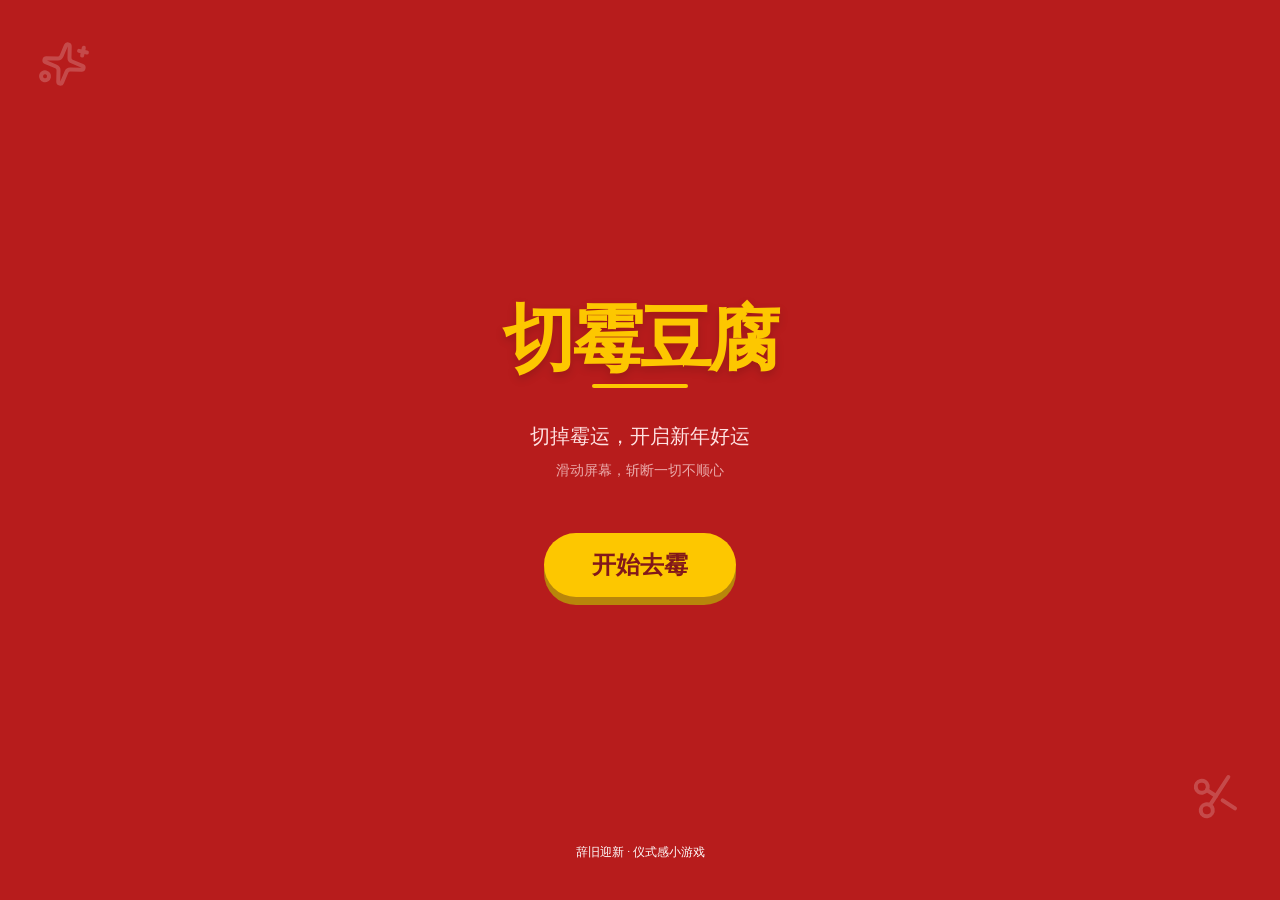
<file: projects/cut-moldy-tofu/index.html>
<!doctype html>
<html lang="zh-CN">
  <head>
    <meta charset="UTF-8" />
    <meta name="viewport" content="width=device-width, initial-scale=1.0" />
    <meta
      name="description"
      content="切霉豆腐：滑动屏幕，切掉焦虑、内耗与生活中的小倒霉。"
    />
    <meta name="theme-color" content="#b71c1c" />
    <title>切霉豆腐｜Cut Away the Bad Luck</title>
    <link rel="preconnect" href="https://fonts.googleapis.com" />
    <link rel="preconnect" href="https://fonts.gstatic.com" crossorigin />
    <link
      href="https://fonts.googleapis.com/css2?family=Inter:wght@300;400;500;700;900&display=swap"
      rel="stylesheet"
    />
    <link rel="icon" href="./favicon.svg" type="image/svg+xml" />
    <link rel="stylesheet" href="./assets/original.css?v=original-1" />
    <link rel="stylesheet" href="./assets/compat.css?v=fix-3" />
    <script type="module" src="./assets/loader.js?v=fix-2"></script>
  </head>
  <body>
    <div id="root"></div>
  </body>
</html>
</file>
<file: projects/cut-moldy-tofu/assets/compat.css>
/*
 * The application below is the original production build.
 * This layer only supplies the declared web fonts, GitHub loading fallback,
 * and the small-height result-screen fix.
 */

@font-face {
  font-family: "ZCOOL XiaoWei Local";
  src: url("./zcool-xiaowei-subset.woff2") format("woff2");
  font-style: normal;
  font-weight: 400;
  font-display: block;
}

.font-traditional {
  font-family: "ZCOOL XiaoWei Local", "Songti SC", "STSong", serif;
}

h1.font-traditional {
  font-family: STKaiti, KaiTi, "Songti SC", serif;
}

.result-card {
  flex-shrink: 0;
}

.replica-load-error {
  position: fixed;
  inset: 0;
  display: grid;
  place-content: center;
  gap: 0.5rem;
  background: #b71c1c;
  color: #fff;
  font-family: Inter, ui-sans-serif, system-ui, sans-serif;
  text-align: center;
}

.replica-load-error span {
  opacity: 0.62;
  font-size: 0.875rem;
}

@media (max-height: 640px) {
  .result-shell {
    padding-top: 1rem !important;
    padding-bottom: 1rem !important;
    overflow: hidden !important;
  }

  .result-shell > .result-card {
    padding: 1.5rem !important;
  }

  .result-card .mb-6 {
    margin-bottom: 1rem !important;
  }

  .result-card .space-y-6 {
    margin-bottom: 0 !important;
  }

  .result-card .space-y-6 > :not(:last-child) {
    margin-bottom: 1rem !important;
  }

  .result-card .pb-4 {
    padding-bottom: 0.75rem !important;
  }

  .result-card .p-4 {
    padding: 0.75rem !important;
  }

  .result-card .py-6 {
    padding-top: 0.875rem !important;
    padding-bottom: 0.875rem !important;
  }

  .result-shell > .result-actions {
    margin-top: 1rem !important;
  }

  .result-shell > .result-footer {
    margin-top: 0.5rem !important;
  }
}
</file>
<file: projects/cut-moldy-tofu/assets/original.css>
/*! tailwindcss v4.2.2 | MIT License | https://tailwindcss.com */@layer properties{@supports (((-webkit-hyphens:none)) and (not (margin-trim:inline))) or ((-moz-orient:inline) and (not (color:rgb(from red r g b)))){*,:before,:after,::backdrop{--tw-space-y-reverse:0;--tw-border-style:solid;--tw-leading:initial;--tw-font-weight:initial;--tw-tracking:initial;--tw-ordinal:initial;--tw-slashed-zero:initial;--tw-numeric-figure:initial;--tw-numeric-spacing:initial;--tw-numeric-fraction:initial;--tw-shadow:0 0 #0000;--tw-shadow-color:initial;--tw-shadow-alpha:100%;--tw-inset-shadow:0 0 #0000;--tw-inset-shadow-color:initial;--tw-inset-shadow-alpha:100%;--tw-ring-color:initial;--tw-ring-shadow:0 0 #0000;--tw-inset-ring-color:initial;--tw-inset-ring-shadow:0 0 #0000;--tw-ring-inset:initial;--tw-ring-offset-width:0px;--tw-ring-offset-color:#fff;--tw-ring-offset-shadow:0 0 #0000;--tw-blur:initial;--tw-brightness:initial;--tw-contrast:initial;--tw-grayscale:initial;--tw-hue-rotate:initial;--tw-invert:initial;--tw-opacity:initial;--tw-saturate:initial;--tw-sepia:initial;--tw-drop-shadow:initial;--tw-drop-shadow-color:initial;--tw-drop-shadow-alpha:100%;--tw-drop-shadow-size:initial;--tw-backdrop-blur:initial;--tw-backdrop-brightness:initial;--tw-backdrop-contrast:initial;--tw-backdrop-grayscale:initial;--tw-backdrop-hue-rotate:initial;--tw-backdrop-invert:initial;--tw-backdrop-opacity:initial;--tw-backdrop-saturate:initial;--tw-backdrop-sepia:initial;--tw-translate-x:0;--tw-translate-y:0;--tw-translate-z:0}}}@layer theme{:root,:host{--font-sans:"Inter", ui-sans-serif, system-ui, sans-serif;--font-mono:ui-monospace, SFMono-Regular, Menlo, Monaco, Consolas, "Liberation Mono", "Courier New", monospace;--color-red-50:oklch(97.1% .013 17.38);--color-red-100:oklch(93.6% .032 17.717);--color-red-600:oklch(57.7% .245 27.325);--color-red-900:oklch(39.6% .141 25.723);--color-yellow-50:oklch(98.7% .026 102.212);--color-yellow-200:oklch(94.5% .129 101.54);--color-yellow-400:oklch(85.2% .199 91.936);--color-yellow-700:oklch(55.4% .135 66.442);--color-yellow-800:oklch(47.6% .114 61.907);--color-black:#000;--color-white:#fff;--spacing:.25rem;--container-xs:20rem;--container-sm:24rem;--text-xs:.75rem;--text-xs--line-height:calc(1 / .75);--text-sm:.875rem;--text-sm--line-height:calc(1.25 / .875);--text-lg:1.125rem;--text-lg--line-height:calc(1.75 / 1.125);--text-xl:1.25rem;--text-xl--line-height:calc(1.75 / 1.25);--text-2xl:1.5rem;--text-2xl--line-height:calc(2 / 1.5);--text-3xl:1.875rem;--text-3xl--line-height: 1.2 ;--text-4xl:2.25rem;--text-4xl--line-height:calc(2.5 / 2.25);--text-5xl:3rem;--text-5xl--line-height:1;--text-7xl:4.5rem;--text-7xl--line-height:1;--font-weight-light:300;--font-weight-normal:400;--font-weight-medium:500;--font-weight-bold:700;--font-weight-black:900;--tracking-tighter:-.05em;--tracking-widest:.1em;--leading-relaxed:1.625;--radius-2xl:1rem;--radius-3xl:1.5rem;--drop-shadow-lg:0 4px 4px #00000026;--blur-sm:8px;--blur-md:12px;--default-transition-duration:.15s;--default-transition-timing-function:cubic-bezier(.4, 0, .2, 1);--default-font-family:var(--font-sans);--default-mono-font-family:var(--font-mono)}}@layer base{*,:after,:before,::backdrop{box-sizing:border-box;border:0 solid;margin:0;padding:0}::file-selector-button{box-sizing:border-box;border:0 solid;margin:0;padding:0}html,:host{-webkit-text-size-adjust:100%;-moz-tab-size:4;tab-size:4;line-height:1.5;font-family:var(--default-font-family,ui-sans-serif, system-ui, sans-serif, "Apple Color Emoji", "Segoe UI Emoji", "Segoe UI Symbol", "Noto Color Emoji");font-feature-settings:var(--default-font-feature-settings,normal);font-variation-settings:var(--default-font-variation-settings,normal);-webkit-tap-highlight-color:transparent}hr{height:0;color:inherit;border-top-width:1px}abbr:where([title]){-webkit-text-decoration:underline dotted;text-decoration:underline dotted}h1,h2,h3,h4,h5,h6{font-size:inherit;font-weight:inherit}a{color:inherit;-webkit-text-decoration:inherit;text-decoration:inherit}b,strong{font-weight:bolder}code,kbd,samp,pre{font-family:var(--default-mono-font-family,ui-monospace, SFMono-Regular, Menlo, Monaco, Consolas, "Liberation Mono", "Courier New", monospace);font-feature-settings:var(--default-mono-font-feature-settings,normal);font-variation-settings:var(--default-mono-font-variation-settings,normal);font-size:1em}small{font-size:80%}sub,sup{vertical-align:baseline;font-size:75%;line-height:0;position:relative}sub{bottom:-.25em}sup{top:-.5em}table{text-indent:0;border-color:inherit;border-collapse:collapse}:-moz-focusring{outline:auto}progress{vertical-align:baseline}summary{display:list-item}ol,ul,menu{list-style:none}img,svg,video,canvas,audio,iframe,embed,object{vertical-align:middle;display:block}img,video{max-width:100%;height:auto}button,input,select,optgroup,textarea{font:inherit;font-feature-settings:inherit;font-variation-settings:inherit;letter-spacing:inherit;color:inherit;opacity:1;background-color:#0000;border-radius:0}::file-selector-button{font:inherit;font-feature-settings:inherit;font-variation-settings:inherit;letter-spacing:inherit;color:inherit;opacity:1;background-color:#0000;border-radius:0}:where(select:is([multiple],[size])) optgroup{font-weight:bolder}:where(select:is([multiple],[size])) optgroup option{padding-inline-start:20px}::file-selector-button{margin-inline-end:4px}::placeholder{opacity:1}@supports (not ((-webkit-appearance:-apple-pay-button))) or (contain-intrinsic-size:1px){::placeholder{color:currentColor}@supports (color:color-mix(in lab,red,red)){::placeholder{color:color-mix(in oklab,currentcolor 50%,transparent)}}}textarea{resize:vertical}::-webkit-search-decoration{-webkit-appearance:none}::-webkit-date-and-time-value{min-height:1lh;text-align:inherit}::-webkit-datetime-edit{display:inline-flex}::-webkit-datetime-edit-fields-wrapper{padding:0}::-webkit-datetime-edit{padding-block:0}::-webkit-datetime-edit-year-field{padding-block:0}::-webkit-datetime-edit-month-field{padding-block:0}::-webkit-datetime-edit-day-field{padding-block:0}::-webkit-datetime-edit-hour-field{padding-block:0}::-webkit-datetime-edit-minute-field{padding-block:0}::-webkit-datetime-edit-second-field{padding-block:0}::-webkit-datetime-edit-millisecond-field{padding-block:0}::-webkit-datetime-edit-meridiem-field{padding-block:0}::-webkit-calendar-picker-indicator{line-height:1}:-moz-ui-invalid{box-shadow:none}button,input:where([type=button],[type=reset],[type=submit]){-webkit-appearance:button;-moz-appearance:button;appearance:button}::file-selector-button{-webkit-appearance:button;-moz-appearance:button;appearance:button}::-webkit-inner-spin-button{height:auto}::-webkit-outer-spin-button{height:auto}[hidden]:where(:not([hidden=until-found])){display:none!important}}@layer components;@layer utilities{.pointer-events-none{pointer-events:none}.absolute{position:absolute}.fixed{position:fixed}.relative{position:relative}.inset-0{inset:calc(var(--spacing) * 0)}.start{inset-inline-start:var(--spacing)}.top-0{top:calc(var(--spacing) * 0)}.top-1\/3{top:33.3333%}.top-10{top:calc(var(--spacing) * 10)}.right-0{right:calc(var(--spacing) * 0)}.right-10{right:calc(var(--spacing) * 10)}.bottom-10{bottom:calc(var(--spacing) * 10)}.bottom-20{bottom:calc(var(--spacing) * 20)}.left-0{left:calc(var(--spacing) * 0)}.left-10{left:calc(var(--spacing) * 10)}.z-10{z-index:10}.mx-auto{margin-inline:auto}.-mt-16{margin-top:calc(var(--spacing) * -16)}.mt-8{margin-top:calc(var(--spacing) * 8)}.mt-10{margin-top:calc(var(--spacing) * 10)}.-mr-16{margin-right:calc(var(--spacing) * -16)}.mb-1{margin-bottom:calc(var(--spacing) * 1)}.mb-2{margin-bottom:calc(var(--spacing) * 2)}.mb-6{margin-bottom:calc(var(--spacing) * 6)}.mb-8{margin-bottom:calc(var(--spacing) * 8)}.mb-12{margin-bottom:calc(var(--spacing) * 12)}.block{display:block}.flex{display:flex}.h-1{height:calc(var(--spacing) * 1)}.h-32{height:calc(var(--spacing) * 32)}.h-full{height:100%}.w-24{width:calc(var(--spacing) * 24)}.w-32{width:calc(var(--spacing) * 32)}.w-full{width:100%}.max-w-sm{max-width:var(--container-sm)}.max-w-xs{max-width:var(--container-xs)}.flex-1{flex:1}.-rotate-12{rotate:-12deg}.rotate-12{rotate:12deg}.cursor-crosshair{cursor:crosshair}.touch-none{touch-action:none}.resize{resize:both}.flex-col{flex-direction:column}.items-center{align-items:center}.items-end{align-items:flex-end}.items-start{align-items:flex-start}.justify-between{justify-content:space-between}.justify-center{justify-content:center}.gap-2{gap:calc(var(--spacing) * 2)}.gap-4{gap:calc(var(--spacing) * 4)}:where(.space-y-6>:not(:last-child)){--tw-space-y-reverse:0;margin-block-start:calc(calc(var(--spacing) * 6) * var(--tw-space-y-reverse));margin-block-end:calc(calc(var(--spacing) * 6) * calc(1 - var(--tw-space-y-reverse)))}.overflow-hidden{overflow:hidden}.overflow-y-auto{overflow-y:auto}.rounded-2xl{border-radius:var(--radius-2xl)}.rounded-3xl{border-radius:var(--radius-3xl)}.rounded-\[2\.5rem\]{border-radius:2.5rem}.rounded-full{border-radius:3.40282e38px}.border{border-style:var(--tw-border-style);border-width:1px}.border-b{border-bottom-style:var(--tw-border-style);border-bottom-width:1px}.border-red-50{border-color:var(--color-red-50)}.border-white\/20{border-color:#fff3}@supports (color:color-mix(in lab,red,red)){.border-white\/20{border-color:color-mix(in oklab,var(--color-white) 20%,transparent)}}.border-white\/30{border-color:#ffffff4d}@supports (color:color-mix(in lab,red,red)){.border-white\/30{border-color:color-mix(in oklab,var(--color-white) 30%,transparent)}}.border-yellow-200{border-color:var(--color-yellow-200)}.bg-\[\#B71C1C\]{background-color:#b71c1c}.bg-black\/20{background-color:#0003}@supports (color:color-mix(in lab,red,red)){.bg-black\/20{background-color:color-mix(in oklab,var(--color-black) 20%,transparent)}}.bg-red-50{background-color:var(--color-red-50)}.bg-red-100{background-color:var(--color-red-100)}.bg-red-600{background-color:var(--color-red-600)}.bg-white{background-color:var(--color-white)}.bg-white\/10{background-color:#ffffff1a}@supports (color:color-mix(in lab,red,red)){.bg-white\/10{background-color:color-mix(in oklab,var(--color-white) 10%,transparent)}}.bg-white\/20{background-color:#fff3}@supports (color:color-mix(in lab,red,red)){.bg-white\/20{background-color:color-mix(in oklab,var(--color-white) 20%,transparent)}}.bg-yellow-50{background-color:var(--color-yellow-50)}.bg-yellow-400{background-color:var(--color-yellow-400)}.p-3{padding:calc(var(--spacing) * 3)}.p-4{padding:calc(var(--spacing) * 4)}.p-8{padding:calc(var(--spacing) * 8)}.px-4{padding-inline:calc(var(--spacing) * 4)}.px-6{padding-inline:calc(var(--spacing) * 6)}.px-8{padding-inline:calc(var(--spacing) * 8)}.px-12{padding-inline:calc(var(--spacing) * 12)}.py-2{padding-block:calc(var(--spacing) * 2)}.py-4{padding-block:calc(var(--spacing) * 4)}.py-6{padding-block:calc(var(--spacing) * 6)}.py-10{padding-block:calc(var(--spacing) * 10)}.pb-4{padding-bottom:calc(var(--spacing) * 4)}.text-center{text-align:center}.text-right{text-align:right}.font-sans{font-family:var(--font-sans)}.text-2xl{font-size:var(--text-2xl);line-height:var(--tw-leading,var(--text-2xl--line-height))}.text-3xl{font-size:var(--text-3xl);line-height:var(--tw-leading,var(--text-3xl--line-height))}.text-4xl{font-size:var(--text-4xl);line-height:var(--tw-leading,var(--text-4xl--line-height))}.text-5xl{font-size:var(--text-5xl);line-height:var(--tw-leading,var(--text-5xl--line-height))}.text-7xl{font-size:var(--text-7xl);line-height:var(--tw-leading,var(--text-7xl--line-height))}.text-lg{font-size:var(--text-lg);line-height:var(--tw-leading,var(--text-lg--line-height))}.text-sm{font-size:var(--text-sm);line-height:var(--tw-leading,var(--text-sm--line-height))}.text-xl{font-size:var(--text-xl);line-height:var(--tw-leading,var(--text-xl--line-height))}.text-xs{font-size:var(--text-xs);line-height:var(--tw-leading,var(--text-xs--line-height))}.leading-relaxed{--tw-leading:var(--leading-relaxed);line-height:var(--leading-relaxed)}.font-black{--tw-font-weight:var(--font-weight-black);font-weight:var(--font-weight-black)}.font-bold{--tw-font-weight:var(--font-weight-bold);font-weight:var(--font-weight-bold)}.font-light{--tw-font-weight:var(--font-weight-light);font-weight:var(--font-weight-light)}.font-medium{--tw-font-weight:var(--font-weight-medium);font-weight:var(--font-weight-medium)}.font-normal{--tw-font-weight:var(--font-weight-normal);font-weight:var(--font-weight-normal)}.tracking-\[0\.2em\]{--tw-tracking:.2em;letter-spacing:.2em}.tracking-tighter{--tw-tracking:var(--tracking-tighter);letter-spacing:var(--tracking-tighter)}.tracking-widest{--tw-tracking:var(--tracking-widest);letter-spacing:var(--tracking-widest)}.text-red-100{color:var(--color-red-100)}.text-red-600{color:var(--color-red-600)}.text-red-900{color:var(--color-red-900)}.text-white{color:var(--color-white)}.text-white\/40{color:#fff6}@supports (color:color-mix(in lab,red,red)){.text-white\/40{color:color-mix(in oklab,var(--color-white) 40%,transparent)}}.text-yellow-400{color:var(--color-yellow-400)}.text-yellow-700{color:var(--color-yellow-700)}.text-yellow-800{color:var(--color-yellow-800)}.uppercase{text-transform:uppercase}.italic{font-style:italic}.tabular-nums{--tw-numeric-spacing:tabular-nums;font-variant-numeric:var(--tw-ordinal,) var(--tw-slashed-zero,) var(--tw-numeric-figure,) var(--tw-numeric-spacing,) var(--tw-numeric-fraction,)}.opacity-20{opacity:.2}.opacity-50{opacity:.5}.opacity-60{opacity:.6}.opacity-70{opacity:.7}.shadow-2xl{--tw-shadow:0 25px 50px -12px var(--tw-shadow-color,#00000040);box-shadow:var(--tw-inset-shadow),var(--tw-inset-ring-shadow),var(--tw-ring-offset-shadow),var(--tw-ring-shadow),var(--tw-shadow)}.shadow-\[0_8px_0_rgb\(184\,134\,11\)\]{--tw-shadow:0 8px 0 var(--tw-shadow-color,#b8860b);box-shadow:var(--tw-inset-shadow),var(--tw-inset-ring-shadow),var(--tw-ring-offset-shadow),var(--tw-ring-shadow),var(--tw-shadow)}.shadow-lg{--tw-shadow:0 10px 15px -3px var(--tw-shadow-color,#0000001a), 0 4px 6px -4px var(--tw-shadow-color,#0000001a);box-shadow:var(--tw-inset-shadow),var(--tw-inset-ring-shadow),var(--tw-ring-offset-shadow),var(--tw-ring-shadow),var(--tw-shadow)}.drop-shadow-\[0_4px_0_rgba\(0\,0\,0\,0\.5\)\]{--tw-drop-shadow-size:drop-shadow(0 4px 0 var(--tw-drop-shadow-color,#00000080));--tw-drop-shadow:var(--tw-drop-shadow-size);filter:var(--tw-blur,) var(--tw-brightness,) var(--tw-contrast,) var(--tw-grayscale,) var(--tw-hue-rotate,) var(--tw-invert,) var(--tw-saturate,) var(--tw-sepia,) var(--tw-drop-shadow,)}.drop-shadow-lg{--tw-drop-shadow-size:drop-shadow(0 4px 4px var(--tw-drop-shadow-color,#00000026));--tw-drop-shadow:drop-shadow(var(--drop-shadow-lg));filter:var(--tw-blur,) var(--tw-brightness,) var(--tw-contrast,) var(--tw-grayscale,) var(--tw-hue-rotate,) var(--tw-invert,) var(--tw-saturate,) var(--tw-sepia,) var(--tw-drop-shadow,)}.backdrop-blur-md{--tw-backdrop-blur:blur(var(--blur-md));-webkit-backdrop-filter:var(--tw-backdrop-blur,) var(--tw-backdrop-brightness,) var(--tw-backdrop-contrast,) var(--tw-backdrop-grayscale,) var(--tw-backdrop-hue-rotate,) var(--tw-backdrop-invert,) var(--tw-backdrop-opacity,) var(--tw-backdrop-saturate,) var(--tw-backdrop-sepia,);backdrop-filter:var(--tw-backdrop-blur,) var(--tw-backdrop-brightness,) var(--tw-backdrop-contrast,) var(--tw-backdrop-grayscale,) var(--tw-backdrop-hue-rotate,) var(--tw-backdrop-invert,) var(--tw-backdrop-opacity,) var(--tw-backdrop-saturate,) var(--tw-backdrop-sepia,)}.backdrop-blur-sm{--tw-backdrop-blur:blur(var(--blur-sm));-webkit-backdrop-filter:var(--tw-backdrop-blur,) var(--tw-backdrop-brightness,) var(--tw-backdrop-contrast,) var(--tw-backdrop-grayscale,) var(--tw-backdrop-hue-rotate,) var(--tw-backdrop-invert,) var(--tw-backdrop-opacity,) var(--tw-backdrop-saturate,) var(--tw-backdrop-sepia,);backdrop-filter:var(--tw-backdrop-blur,) var(--tw-backdrop-brightness,) var(--tw-backdrop-contrast,) var(--tw-backdrop-grayscale,) var(--tw-backdrop-hue-rotate,) var(--tw-backdrop-invert,) var(--tw-backdrop-opacity,) var(--tw-backdrop-saturate,) var(--tw-backdrop-sepia,)}.transition{transition-property:color,background-color,border-color,outline-color,text-decoration-color,fill,stroke,--tw-gradient-from,--tw-gradient-via,--tw-gradient-to,opacity,box-shadow,transform,translate,scale,rotate,filter,-webkit-backdrop-filter,backdrop-filter,display,content-visibility,overlay,pointer-events;transition-timing-function:var(--tw-ease,var(--default-transition-timing-function));transition-duration:var(--tw-duration,var(--default-transition-duration))}.transition-all{transition-property:all;transition-timing-function:var(--tw-ease,var(--default-transition-timing-function));transition-duration:var(--tw-duration,var(--default-transition-duration))}.select-none{-webkit-user-select:none;user-select:none}.active\:translate-y-1:active{--tw-translate-y:calc(var(--spacing) * 1);translate:var(--tw-translate-x) var(--tw-translate-y)}.active\:shadow-none:active{--tw-shadow:0 0 #0000;box-shadow:var(--tw-inset-shadow),var(--tw-inset-ring-shadow),var(--tw-ring-offset-shadow),var(--tw-ring-shadow),var(--tw-shadow)}}:root{background-color:#b71c1c}body{background-color:#b71c1c;background-image:radial-gradient(circle,#ffffff0d,#0000 80%);margin:0;padding:0;overflow:hidden}canvas{touch-action:none;display:block}.font-traditional{font-family:ZCOOL XiaoWei,serif}@property --tw-space-y-reverse{syntax:"*";inherits:false;initial-value:0}@property --tw-border-style{syntax:"*";inherits:false;initial-value:solid}@property --tw-leading{syntax:"*";inherits:false}@property --tw-font-weight{syntax:"*";inherits:false}@property --tw-tracking{syntax:"*";inherits:false}@property --tw-ordinal{syntax:"*";inherits:false}@property --tw-slashed-zero{syntax:"*";inherits:false}@property --tw-numeric-figure{syntax:"*";inherits:false}@property --tw-numeric-spacing{syntax:"*";inherits:false}@property --tw-numeric-fraction{syntax:"*";inherits:false}@property --tw-shadow{syntax:"*";inherits:false;initial-value:0 0 #0000}@property --tw-shadow-color{syntax:"*";inherits:false}@property --tw-shadow-alpha{syntax:"<percentage>";inherits:false;initial-value:100%}@property --tw-inset-shadow{syntax:"*";inherits:false;initial-value:0 0 #0000}@property --tw-inset-shadow-color{syntax:"*";inherits:false}@property --tw-inset-shadow-alpha{syntax:"<percentage>";inherits:false;initial-value:100%}@property --tw-ring-color{syntax:"*";inherits:false}@property --tw-ring-shadow{syntax:"*";inherits:false;initial-value:0 0 #0000}@property --tw-inset-ring-color{syntax:"*";inherits:false}@property --tw-inset-ring-shadow{syntax:"*";inherits:false;initial-value:0 0 #0000}@property --tw-ring-inset{syntax:"*";inherits:false}@property --tw-ring-offset-width{syntax:"<length>";inherits:false;initial-value:0}@property --tw-ring-offset-color{syntax:"*";inherits:false;initial-value:#fff}@property --tw-ring-offset-shadow{syntax:"*";inherits:false;initial-value:0 0 #0000}@property --tw-blur{syntax:"*";inherits:false}@property --tw-brightness{syntax:"*";inherits:false}@property --tw-contrast{syntax:"*";inherits:false}@property --tw-grayscale{syntax:"*";inherits:false}@property --tw-hue-rotate{syntax:"*";inherits:false}@property --tw-invert{syntax:"*";inherits:false}@property --tw-opacity{syntax:"*";inherits:false}@property --tw-saturate{syntax:"*";inherits:false}@property --tw-sepia{syntax:"*";inherits:false}@property --tw-drop-shadow{syntax:"*";inherits:false}@property --tw-drop-shadow-color{syntax:"*";inherits:false}@property --tw-drop-shadow-alpha{syntax:"<percentage>";inherits:false;initial-value:100%}@property --tw-drop-shadow-size{syntax:"*";inherits:false}@property --tw-backdrop-blur{syntax:"*";inherits:false}@property --tw-backdrop-brightness{syntax:"*";inherits:false}@property --tw-backdrop-contrast{syntax:"*";inherits:false}@property --tw-backdrop-grayscale{syntax:"*";inherits:false}@property --tw-backdrop-hue-rotate{syntax:"*";inherits:false}@property --tw-backdrop-invert{syntax:"*";inherits:false}@property --tw-backdrop-opacity{syntax:"*";inherits:false}@property --tw-backdrop-saturate{syntax:"*";inherits:false}@property --tw-backdrop-sepia{syntax:"*";inherits:false}@property --tw-translate-x{syntax:"*";inherits:false;initial-value:0}@property --tw-translate-y{syntax:"*";inherits:false;initial-value:0}@property --tw-translate-z{syntax:"*";inherits:false;initial-value:0}
</file>
